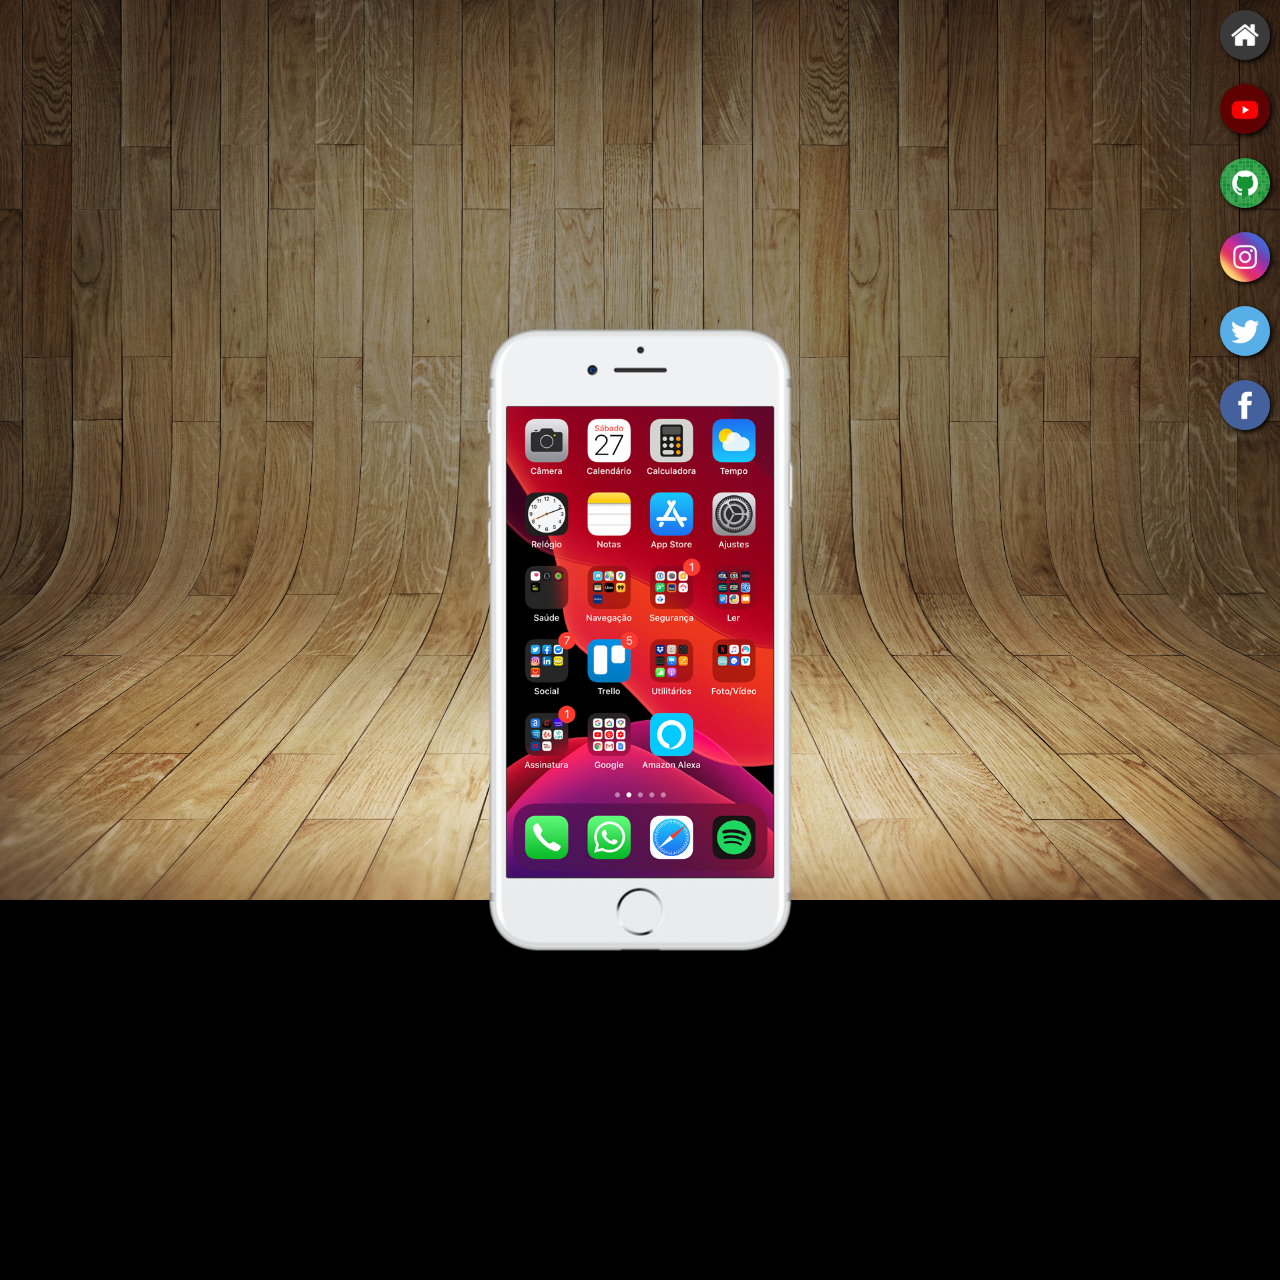
<file: index.html>
<!DOCTYPE html>
<html lang="pt-br">
<head>
    <meta charset="UTF-8">
    <meta name="viewport" content="width=device-width, initial-scale=1.0">
    <link rel="shortcut icon" href="favicon.ico" type="image/x-icon">
    <link rel="stylesheet" href="estilos/style.css">
    <title>Projeto Redes Sociais</title>
</head>
<body>
    <main>
        <section id="telefone">
            <iframe src="home.html" name="tela" id="tela" frameborder="0">
                Seu navegador não é compativel com isso.
            </iframe>

        </section>
        <section id="redes-sociais">
            <a href="home.html" target="tela"><img src="imagens/logo-home.jpg" alt="Home"></a><br> 
            <a href="youtube.html" target="tela"><img src="imagens/logo-youtube.jpg" alt="YouTube"></a><br>                        
            <a href="github.html" target="tela"><img src="imagens/logo-github.jpg" alt="GitHub"></a><br>
            <a href="instagram.html" target="tela"><img src="imagens/logo-instagram.jpg" alt="Instagra"></a><br>
            <a href="twitter.html" target="tela"><img src="imagens/logo-twitter.jpg" alt="Twitter"></a><br>
            <a href="facebook.html" target="tela"><img src="imagens/logo-facebook.jpg" alt="Facebook"></a>
        </section>
        
    </main>
</body>
</html>
</file>
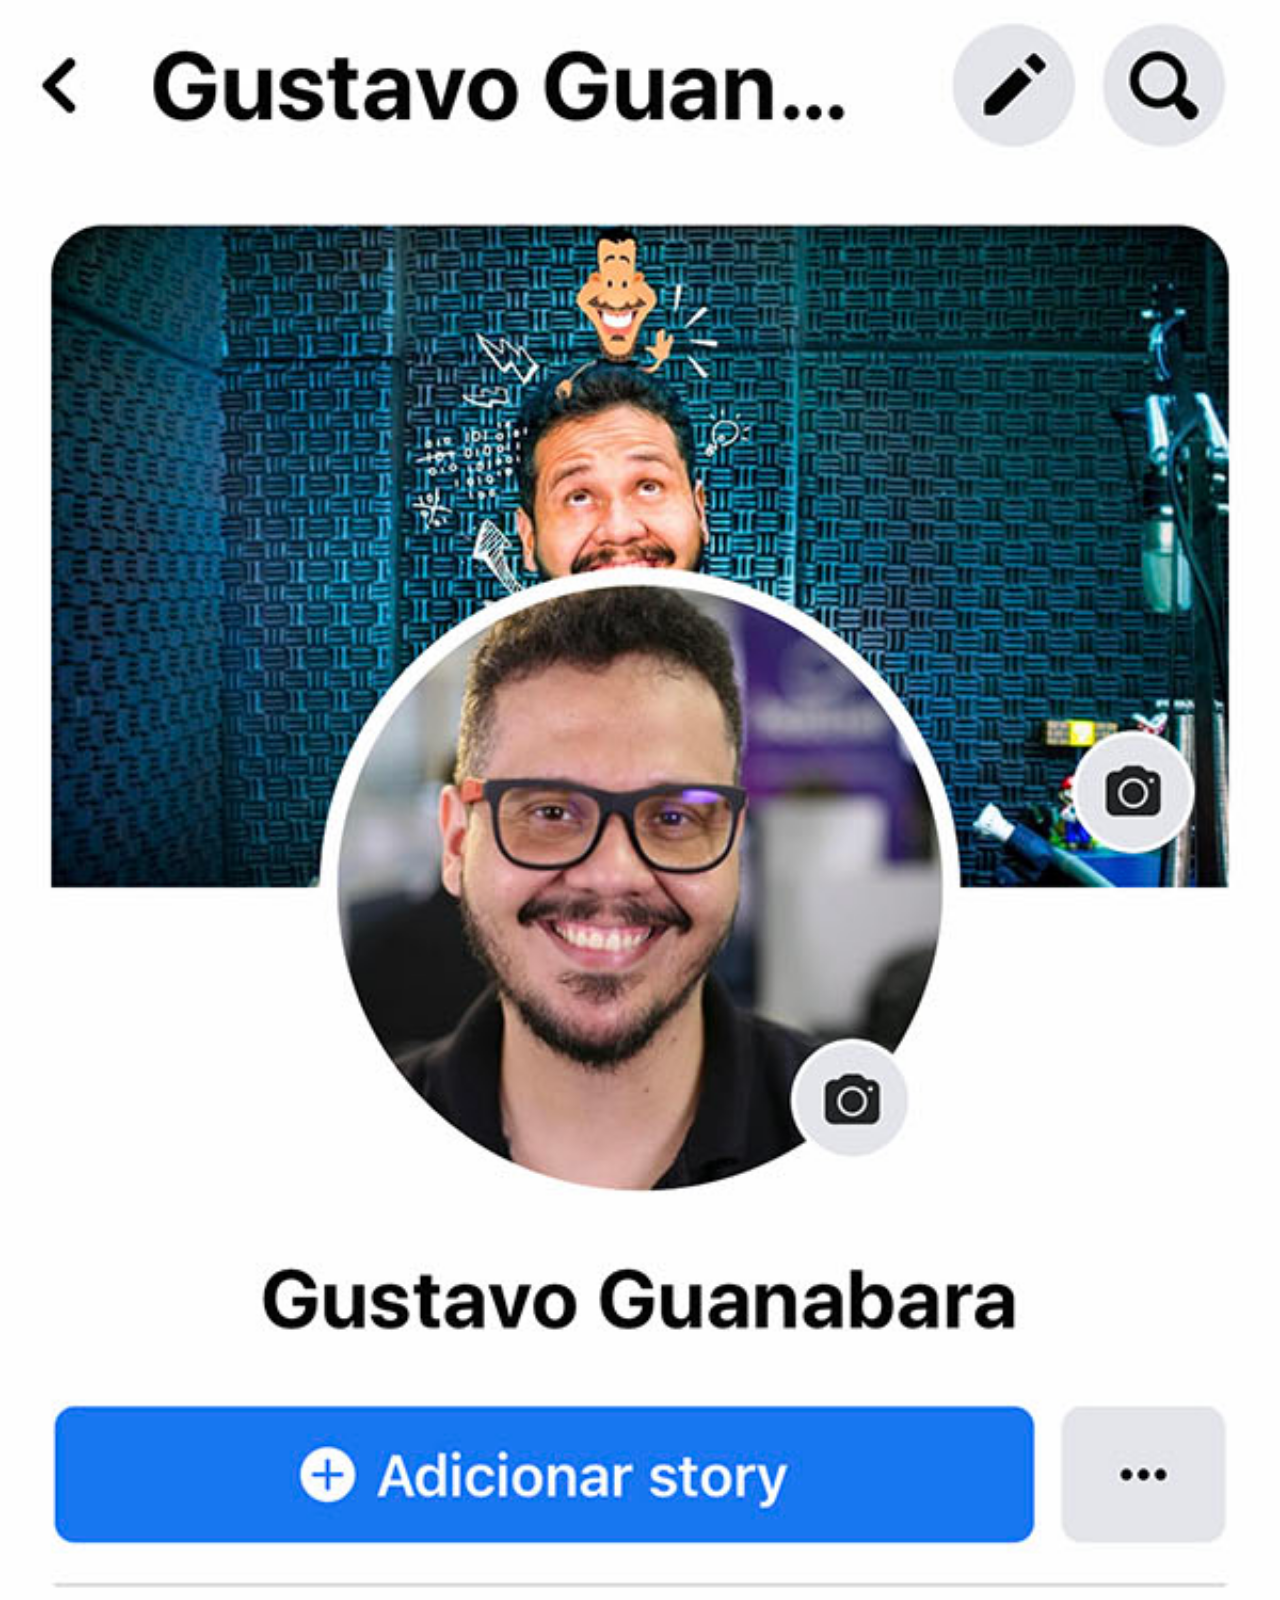
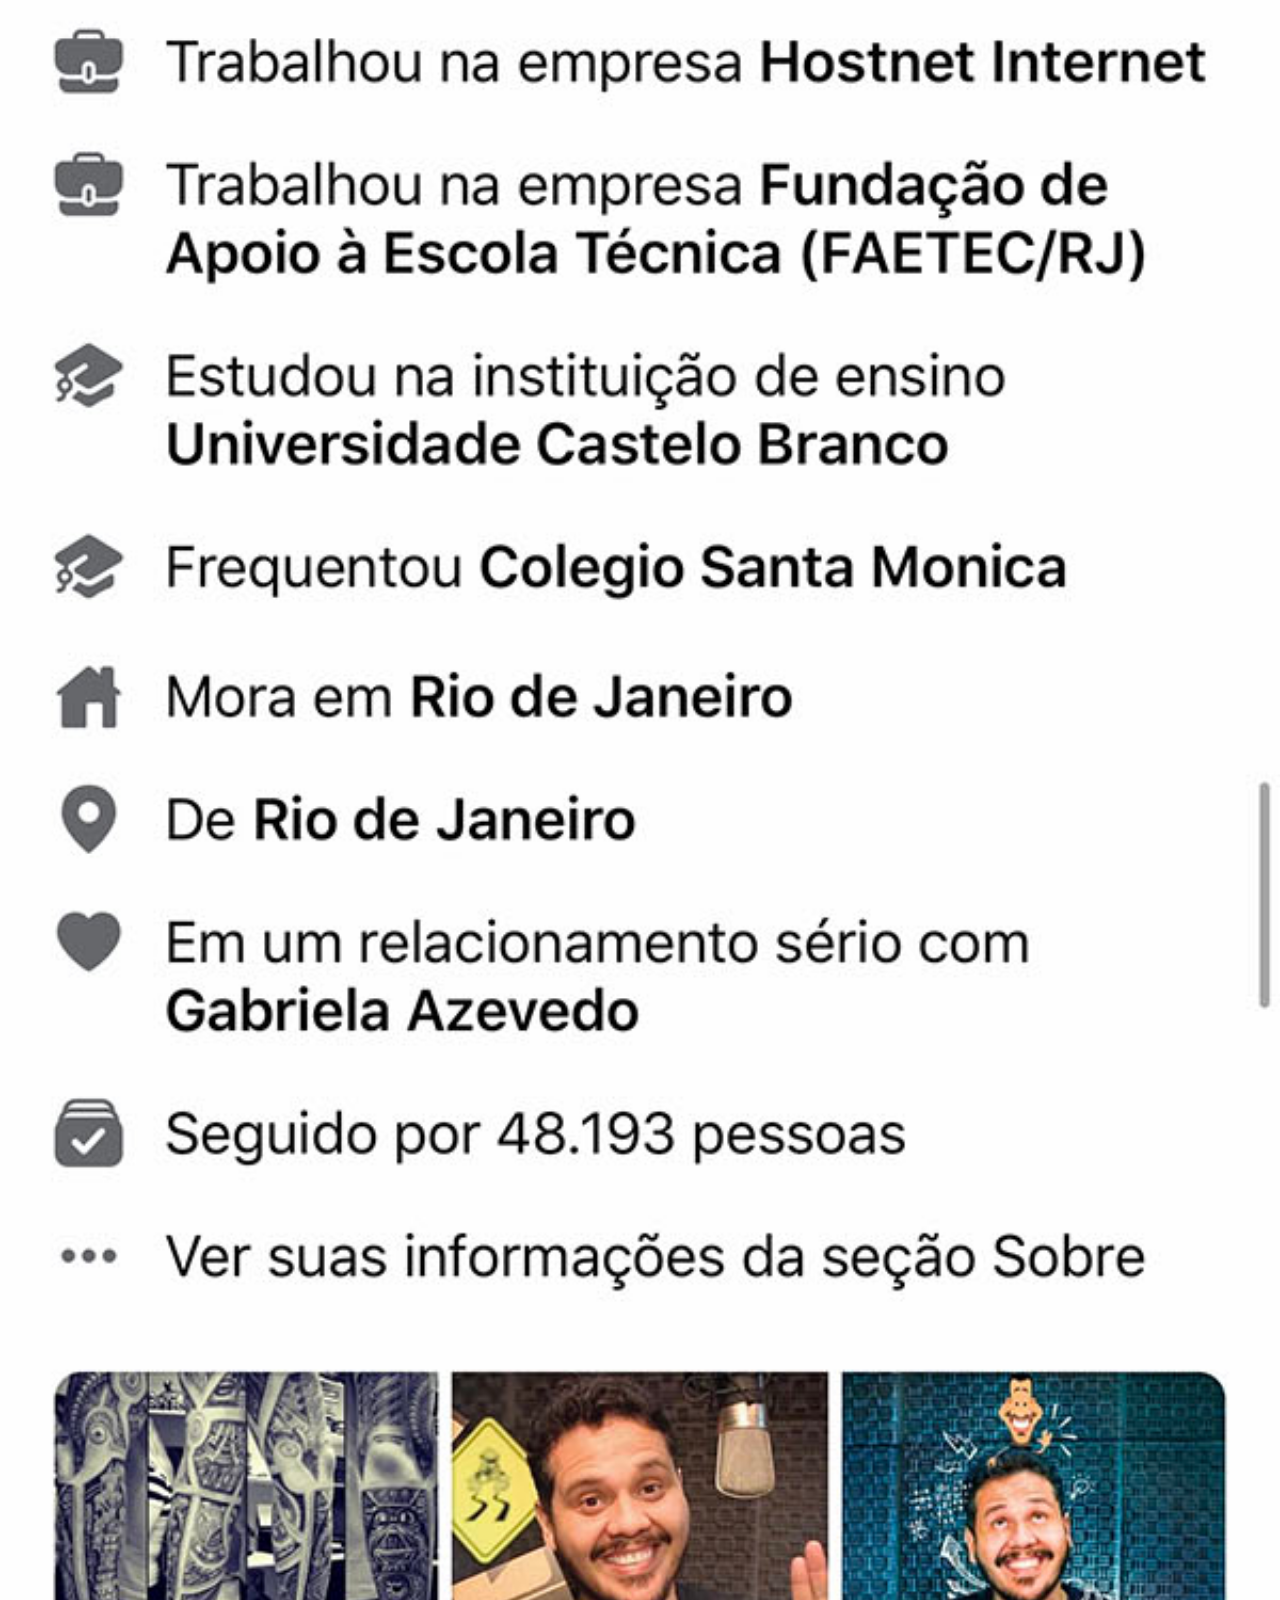
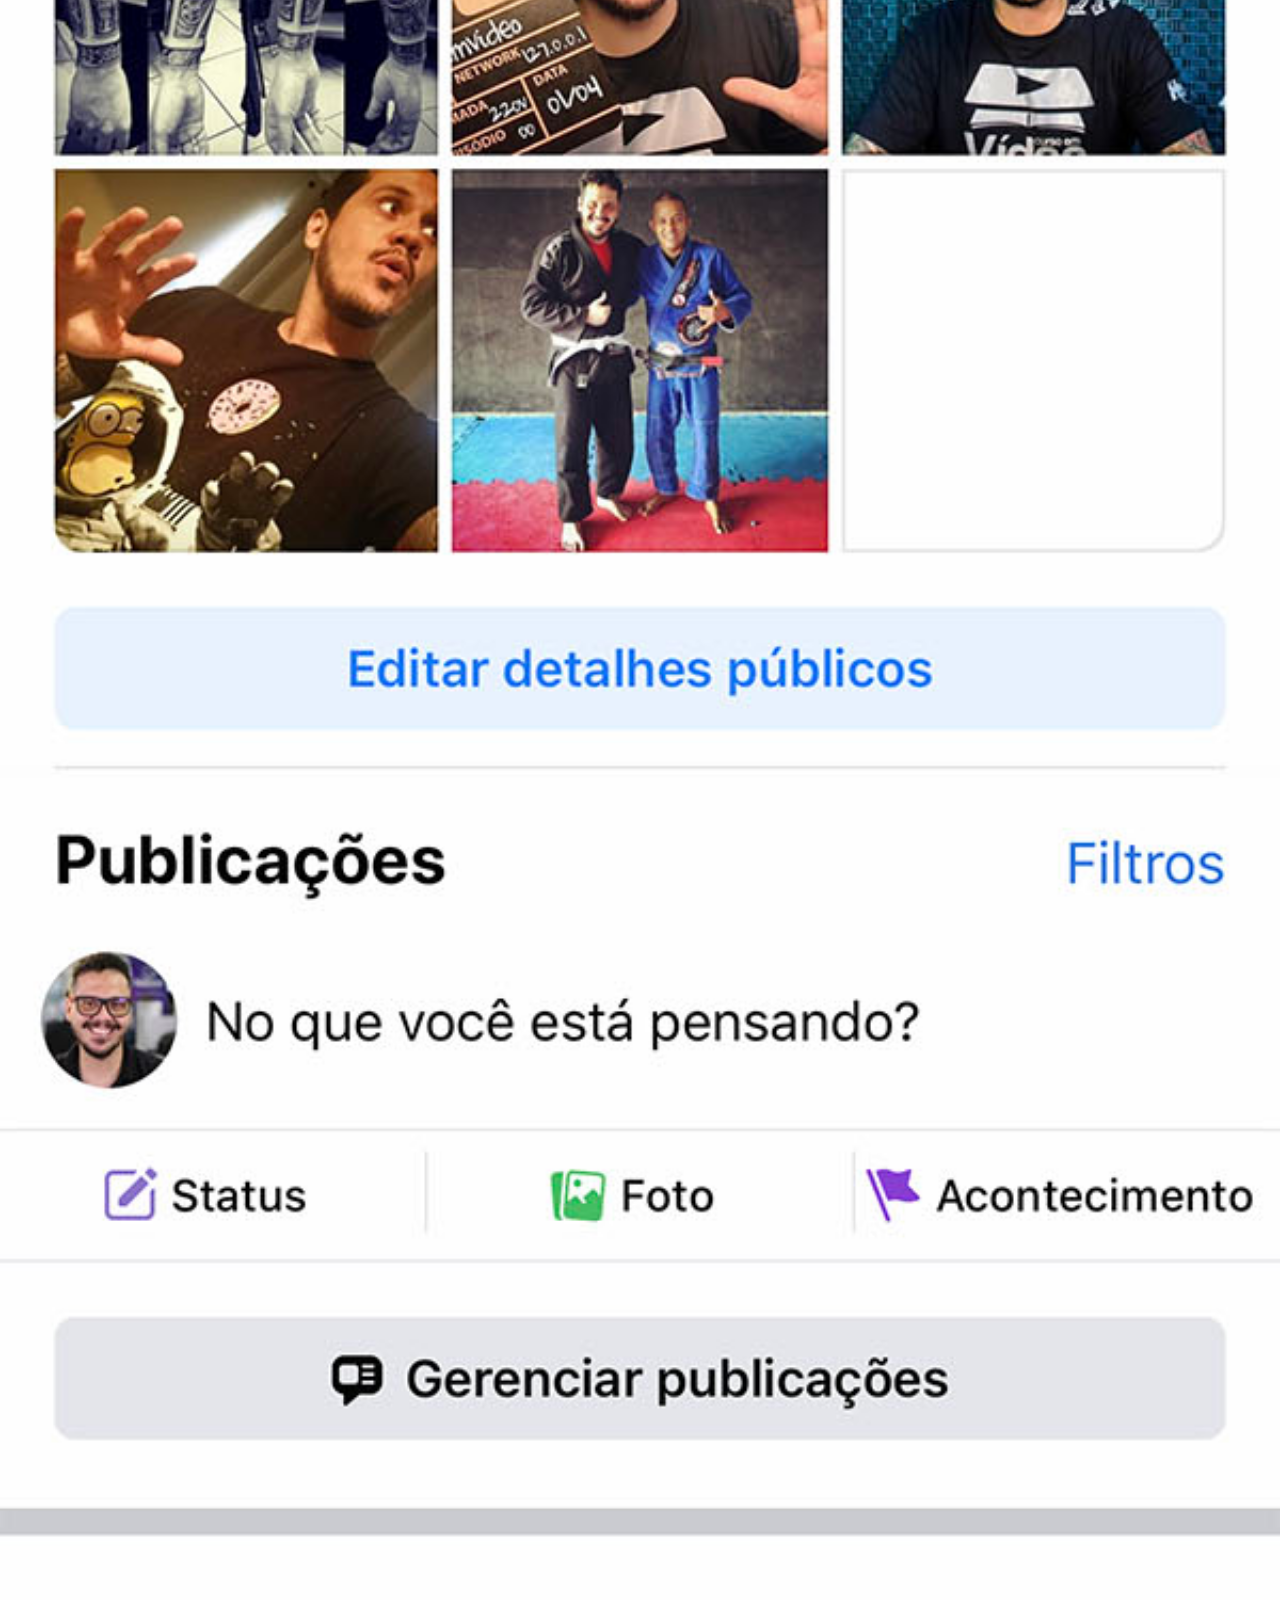
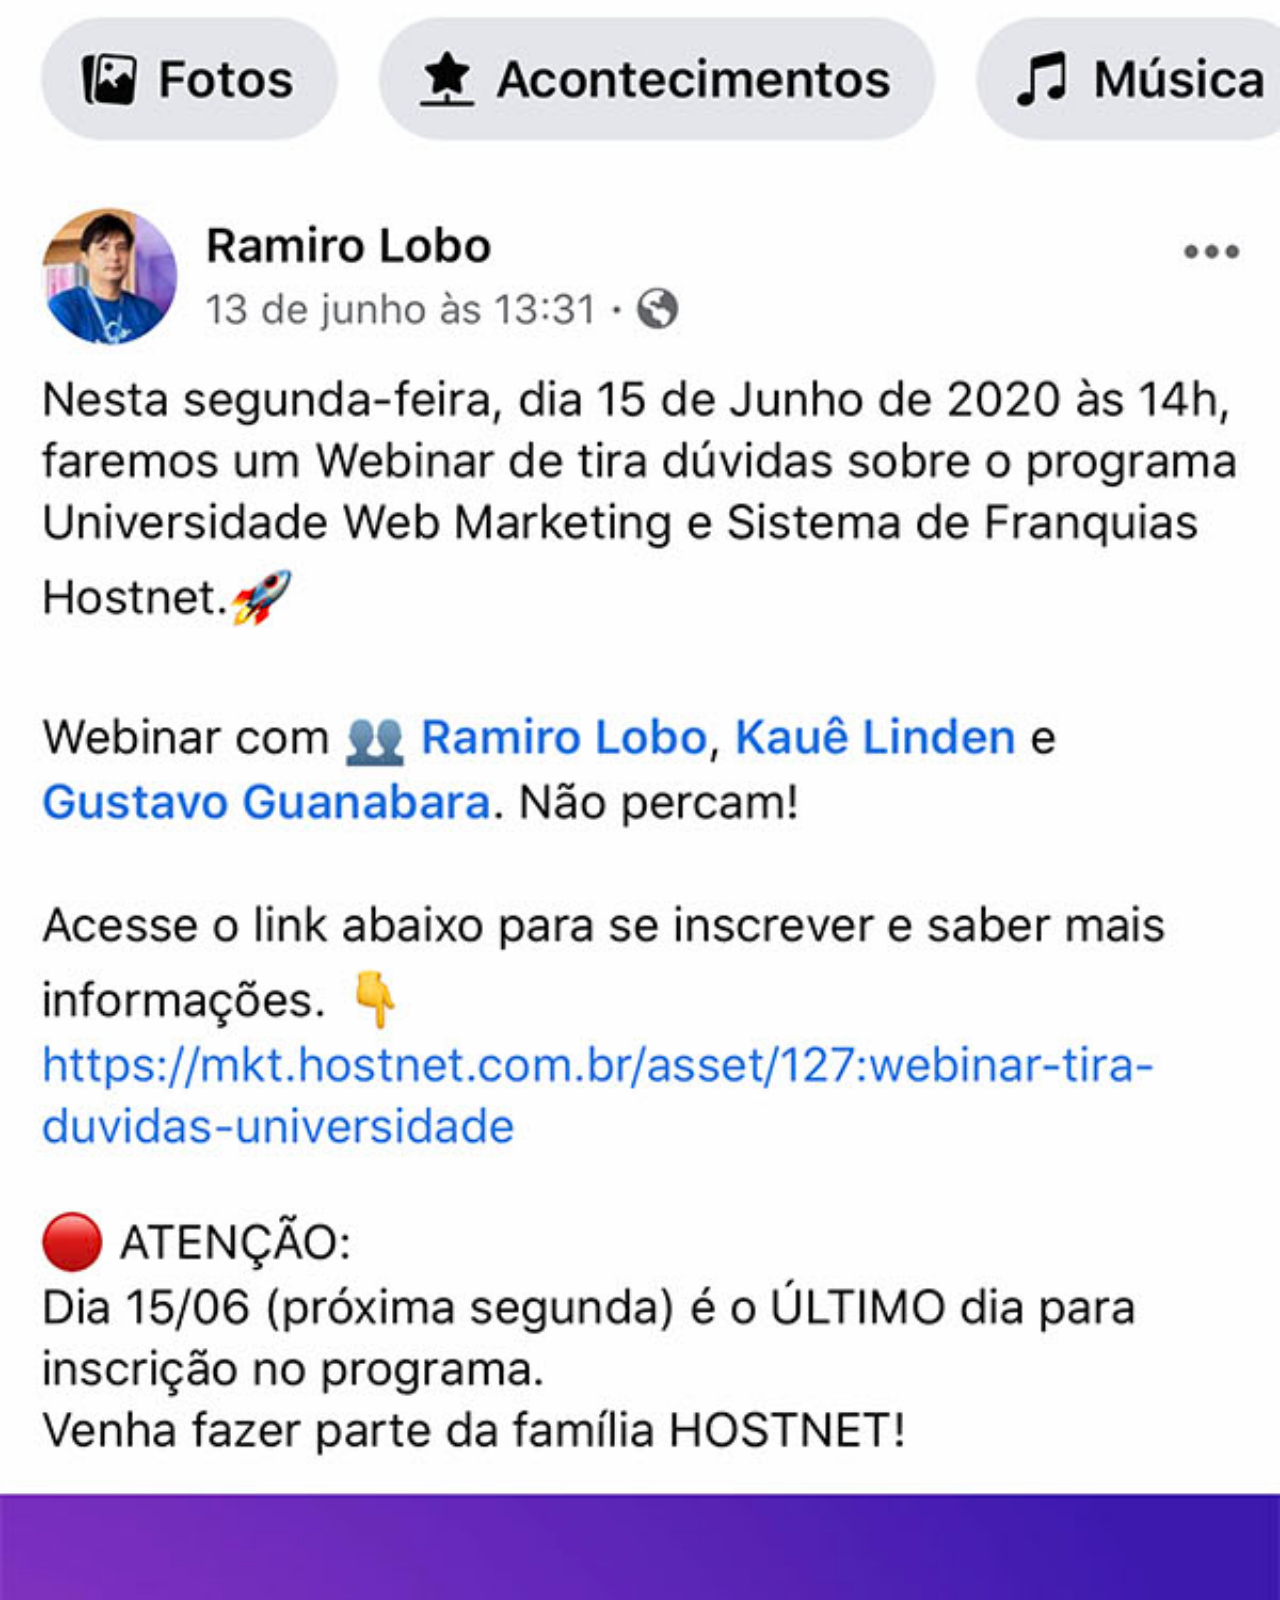
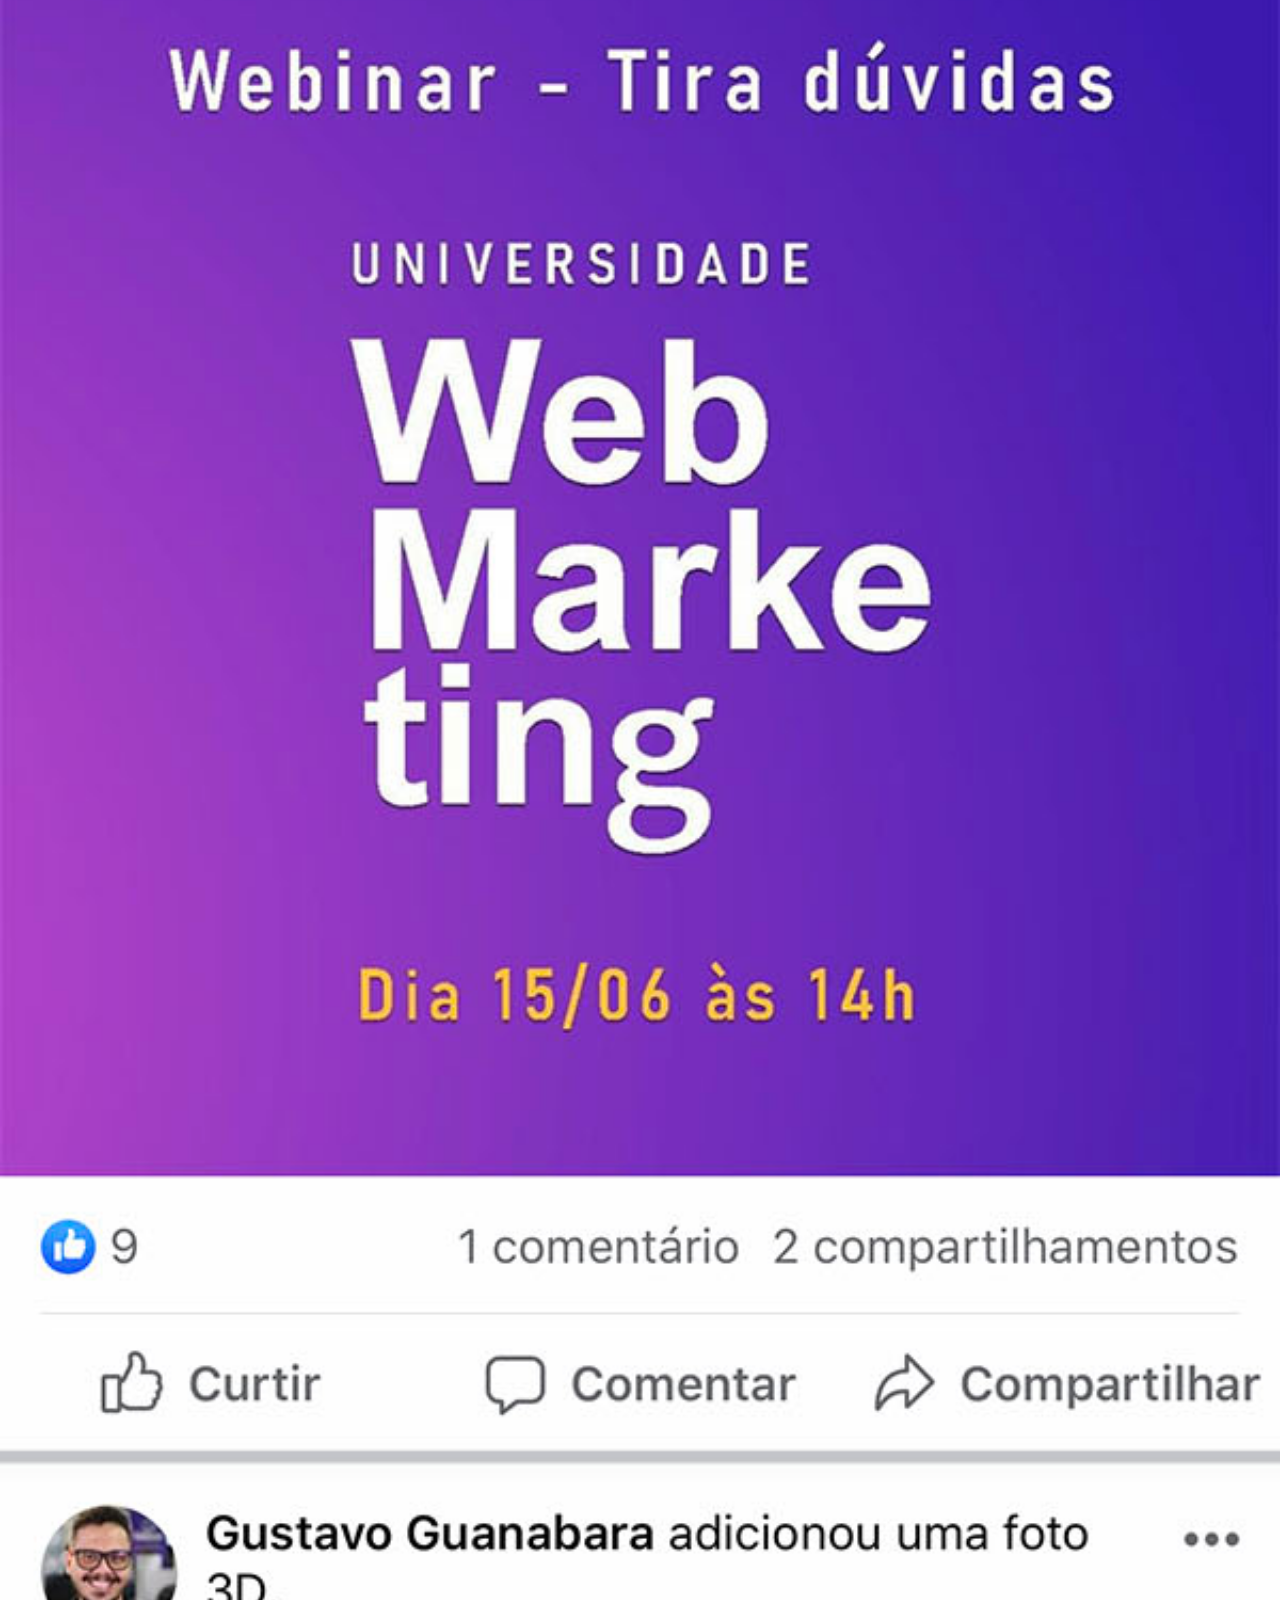
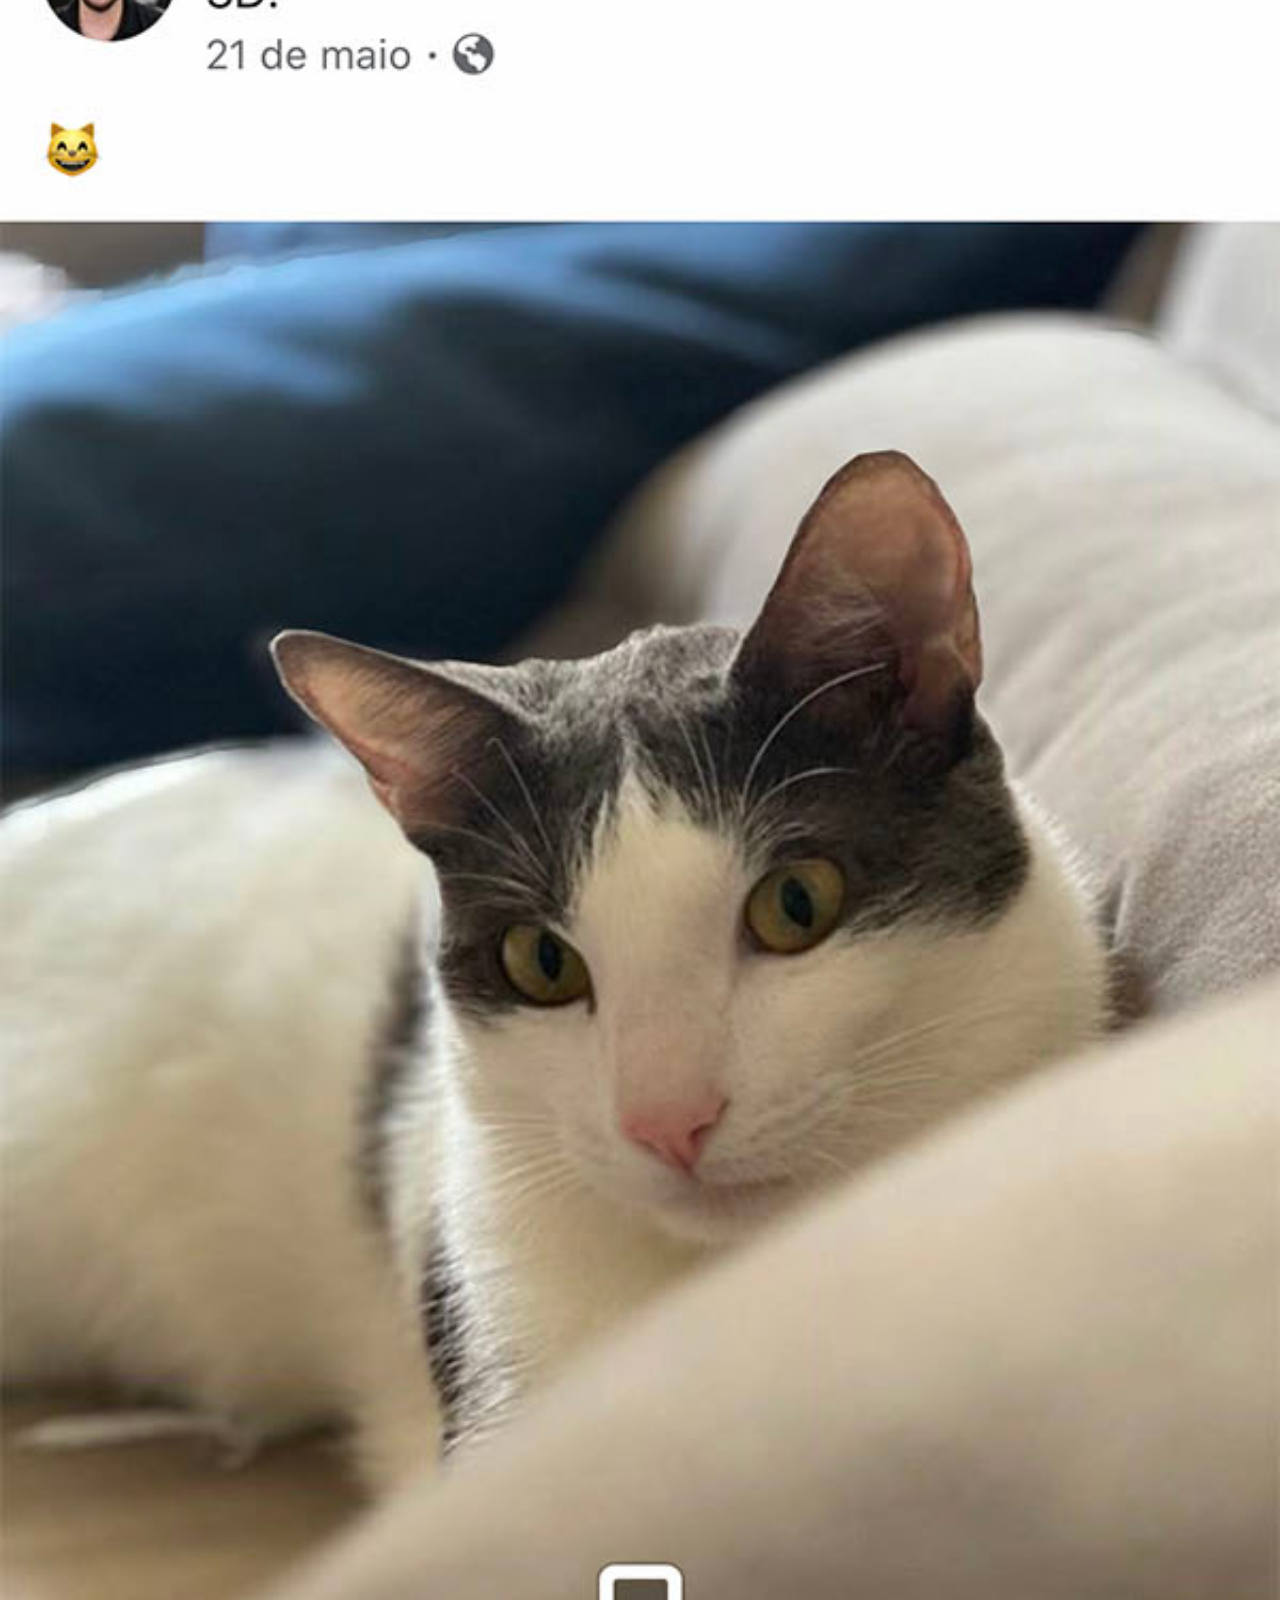
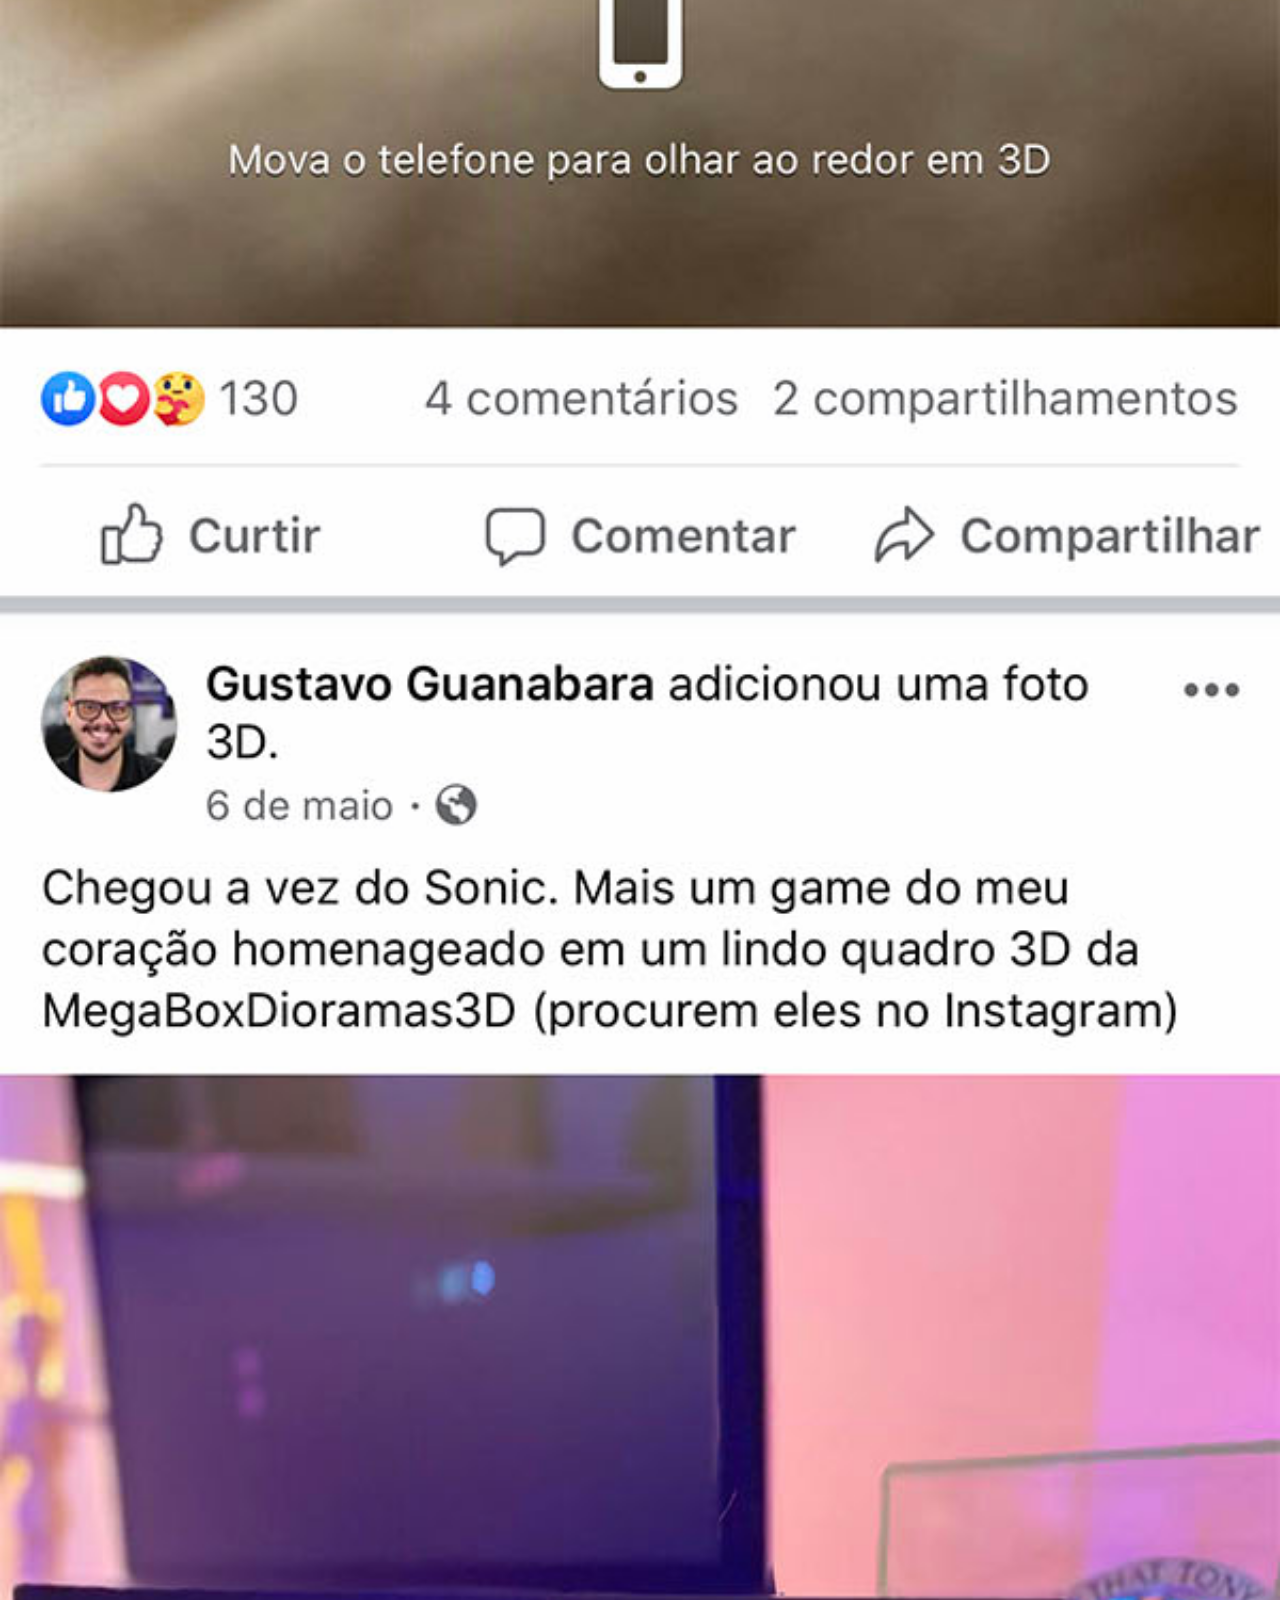
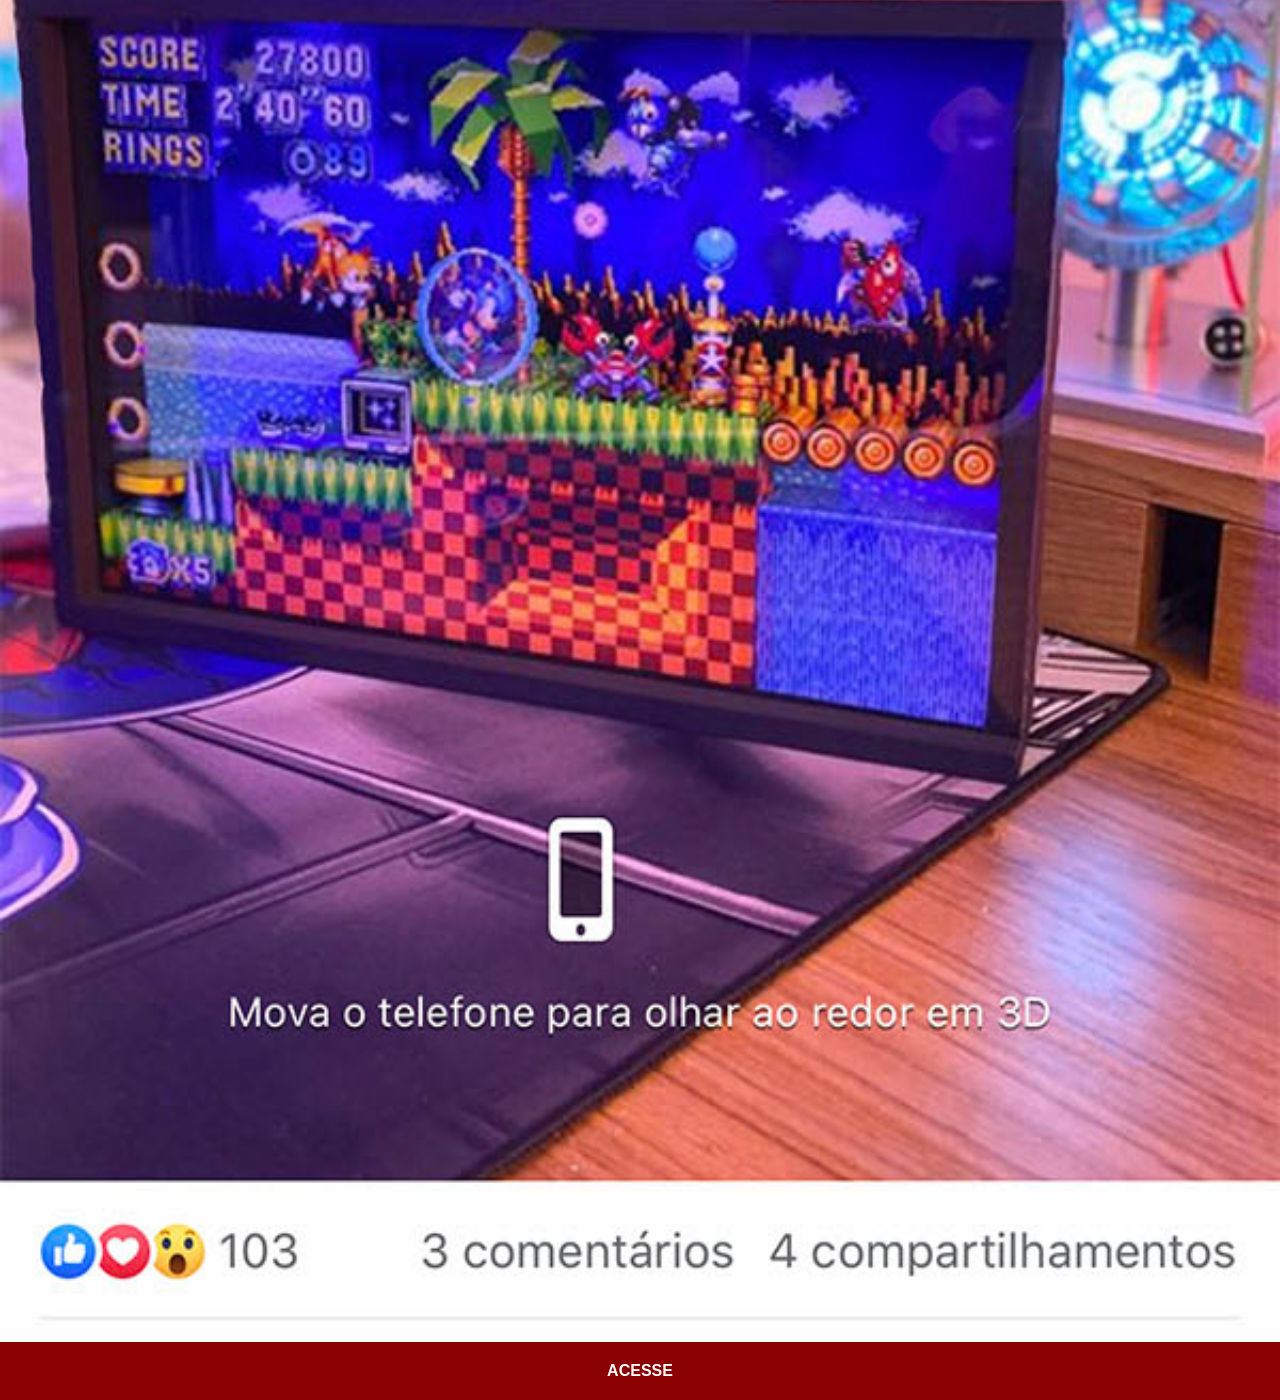
<file: facebook.html>
<!DOCTYPE html>
<html lang="pt-br">
<head>
    <meta charset="UTF-8">
    <meta name="viewport" content="width=device-width, initial-scale=1.0">
    <title>Facebook</title>
    <link rel="stylesheet" href="estilos/social.css">
</head>
<body>
    <img src="imagens/tela-facebook.jpg" alt="Facebook">
    <a href="https://www.facebook.com/gustavoguanabara/?locale=pt_BR">ACESSE</a>
</body>
</html>
</file>
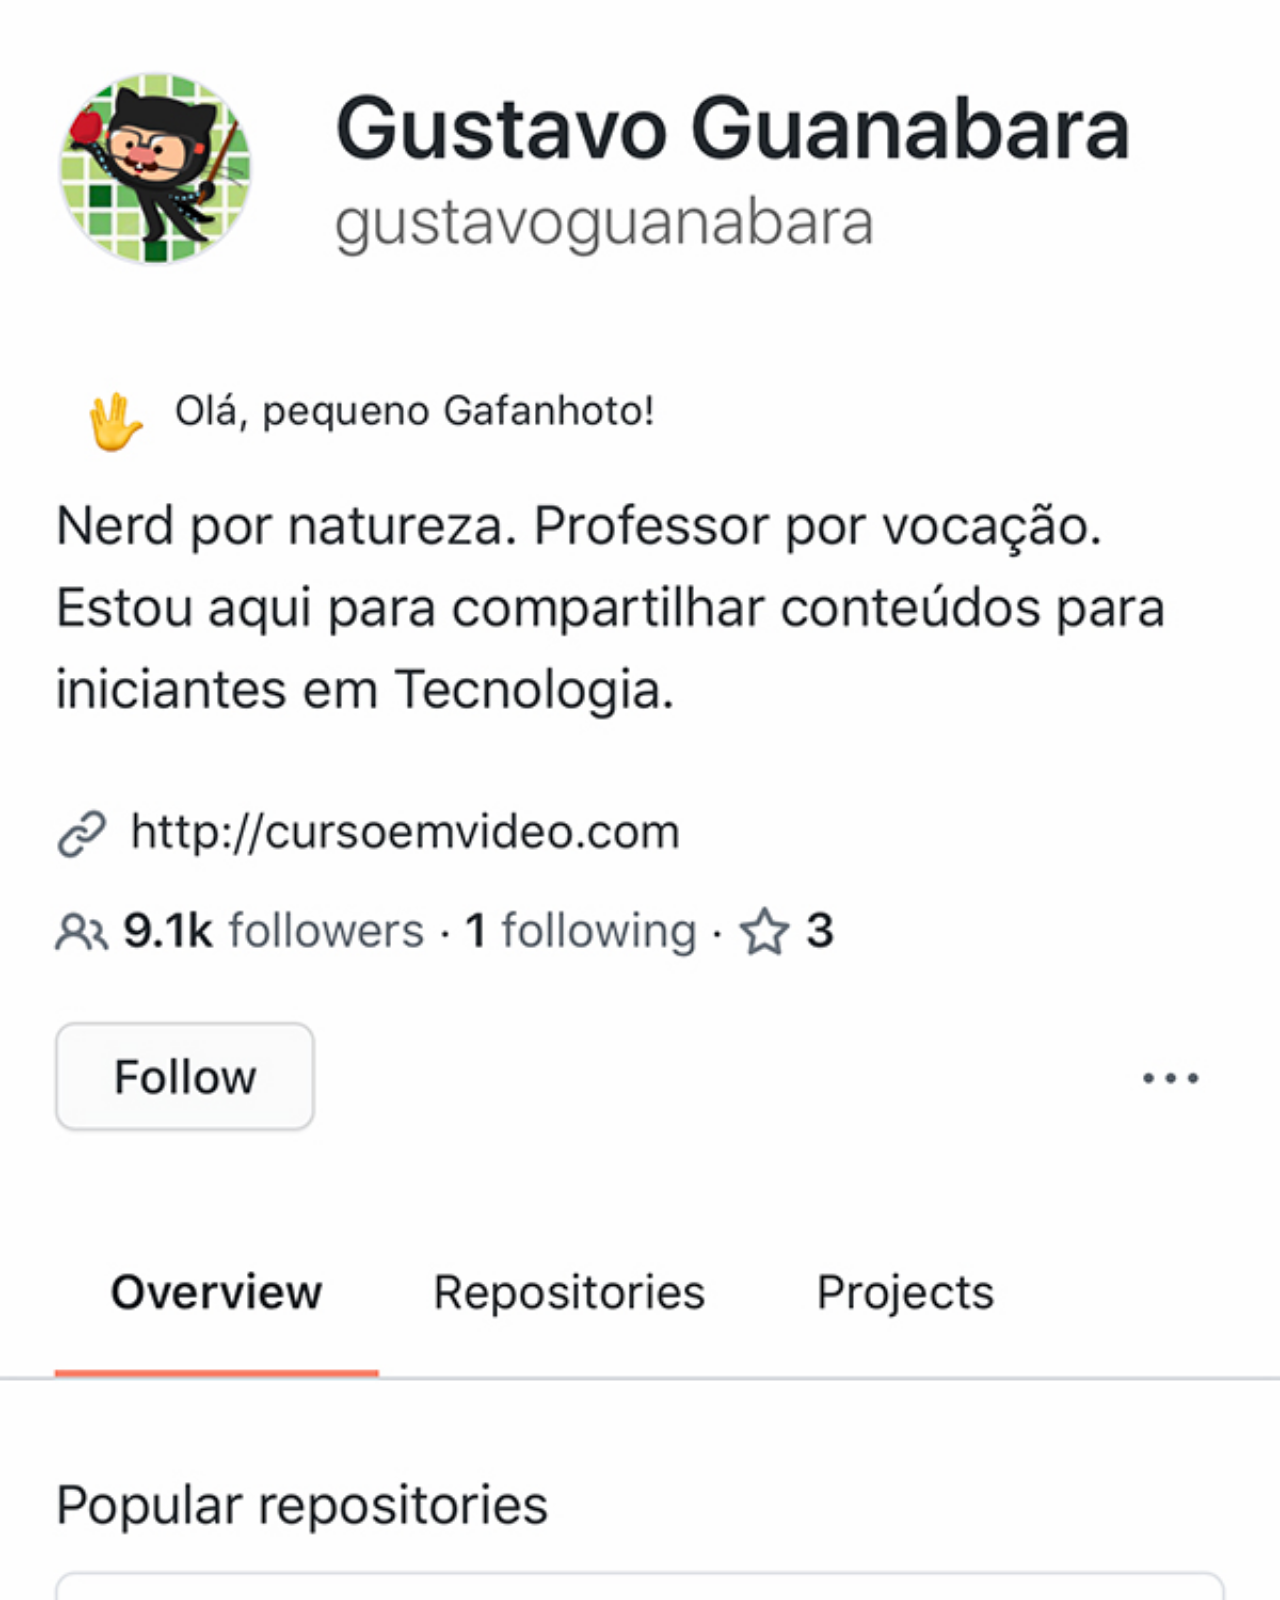
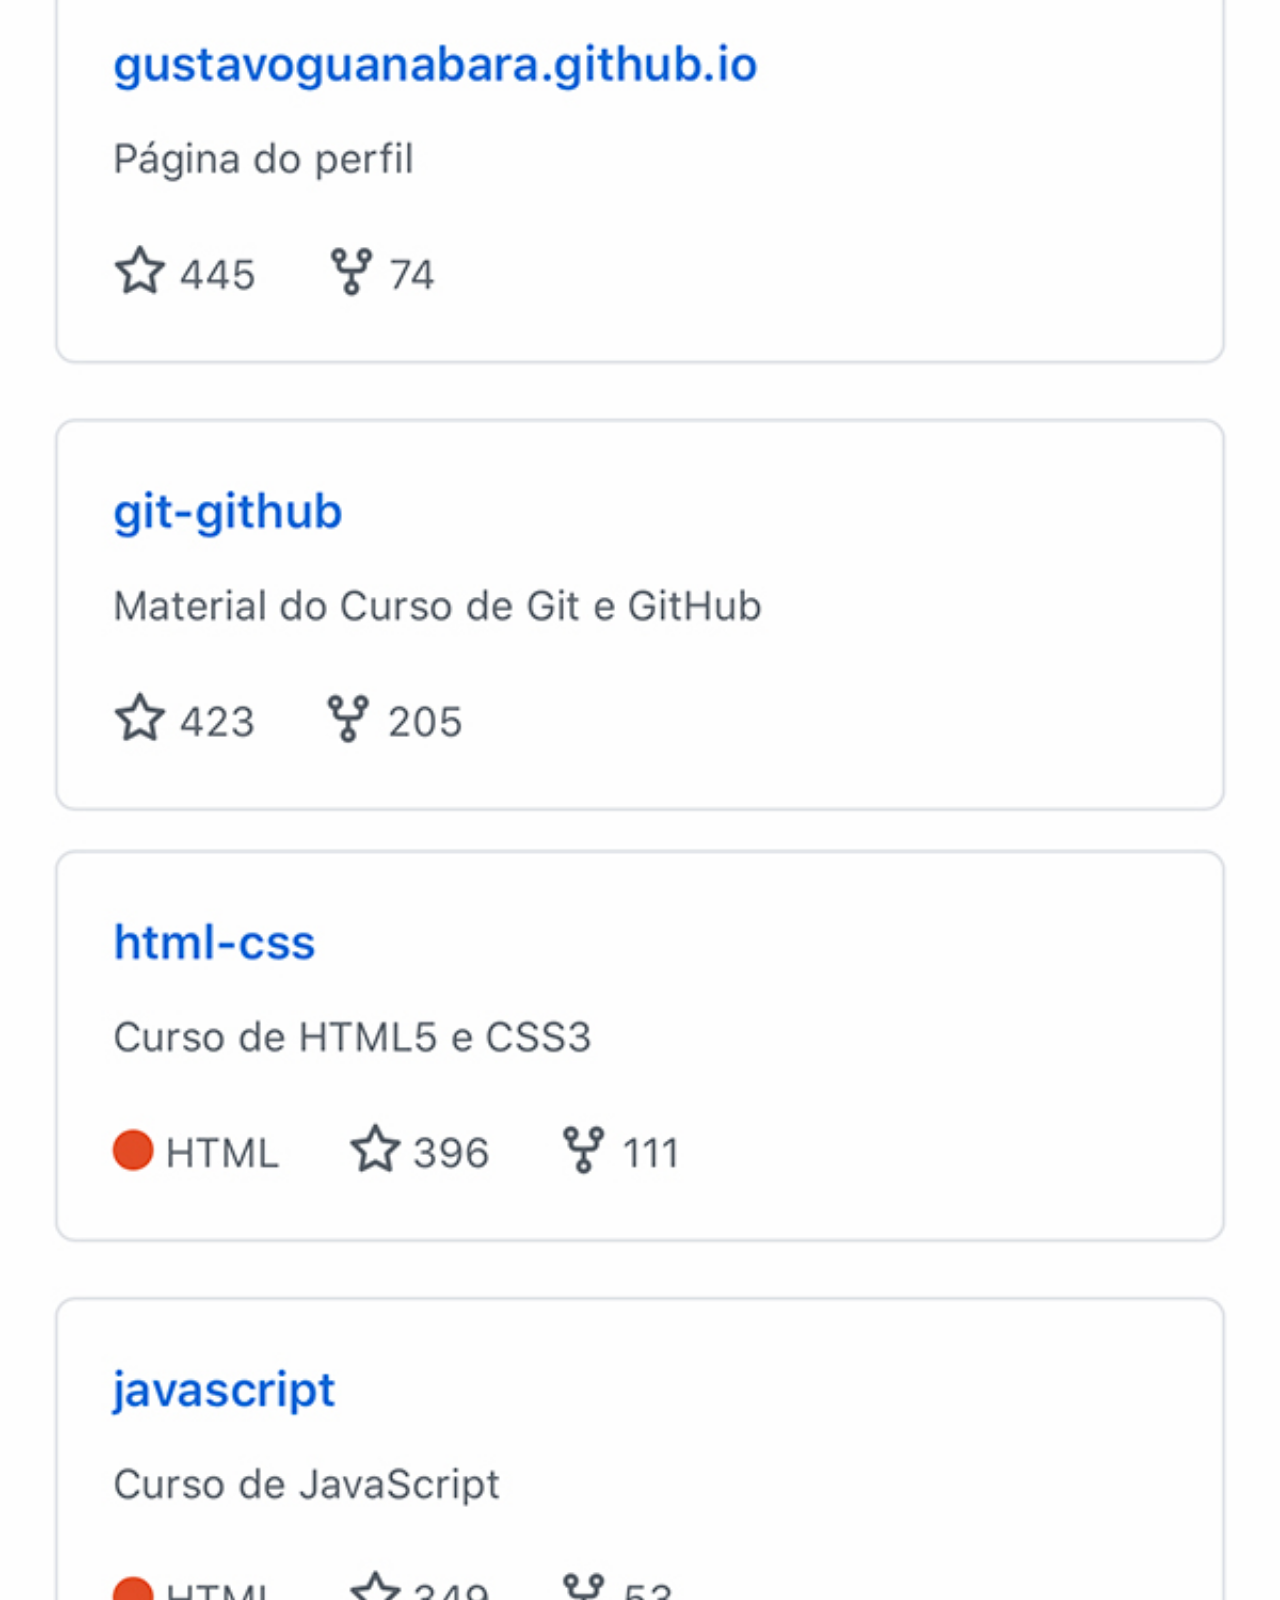
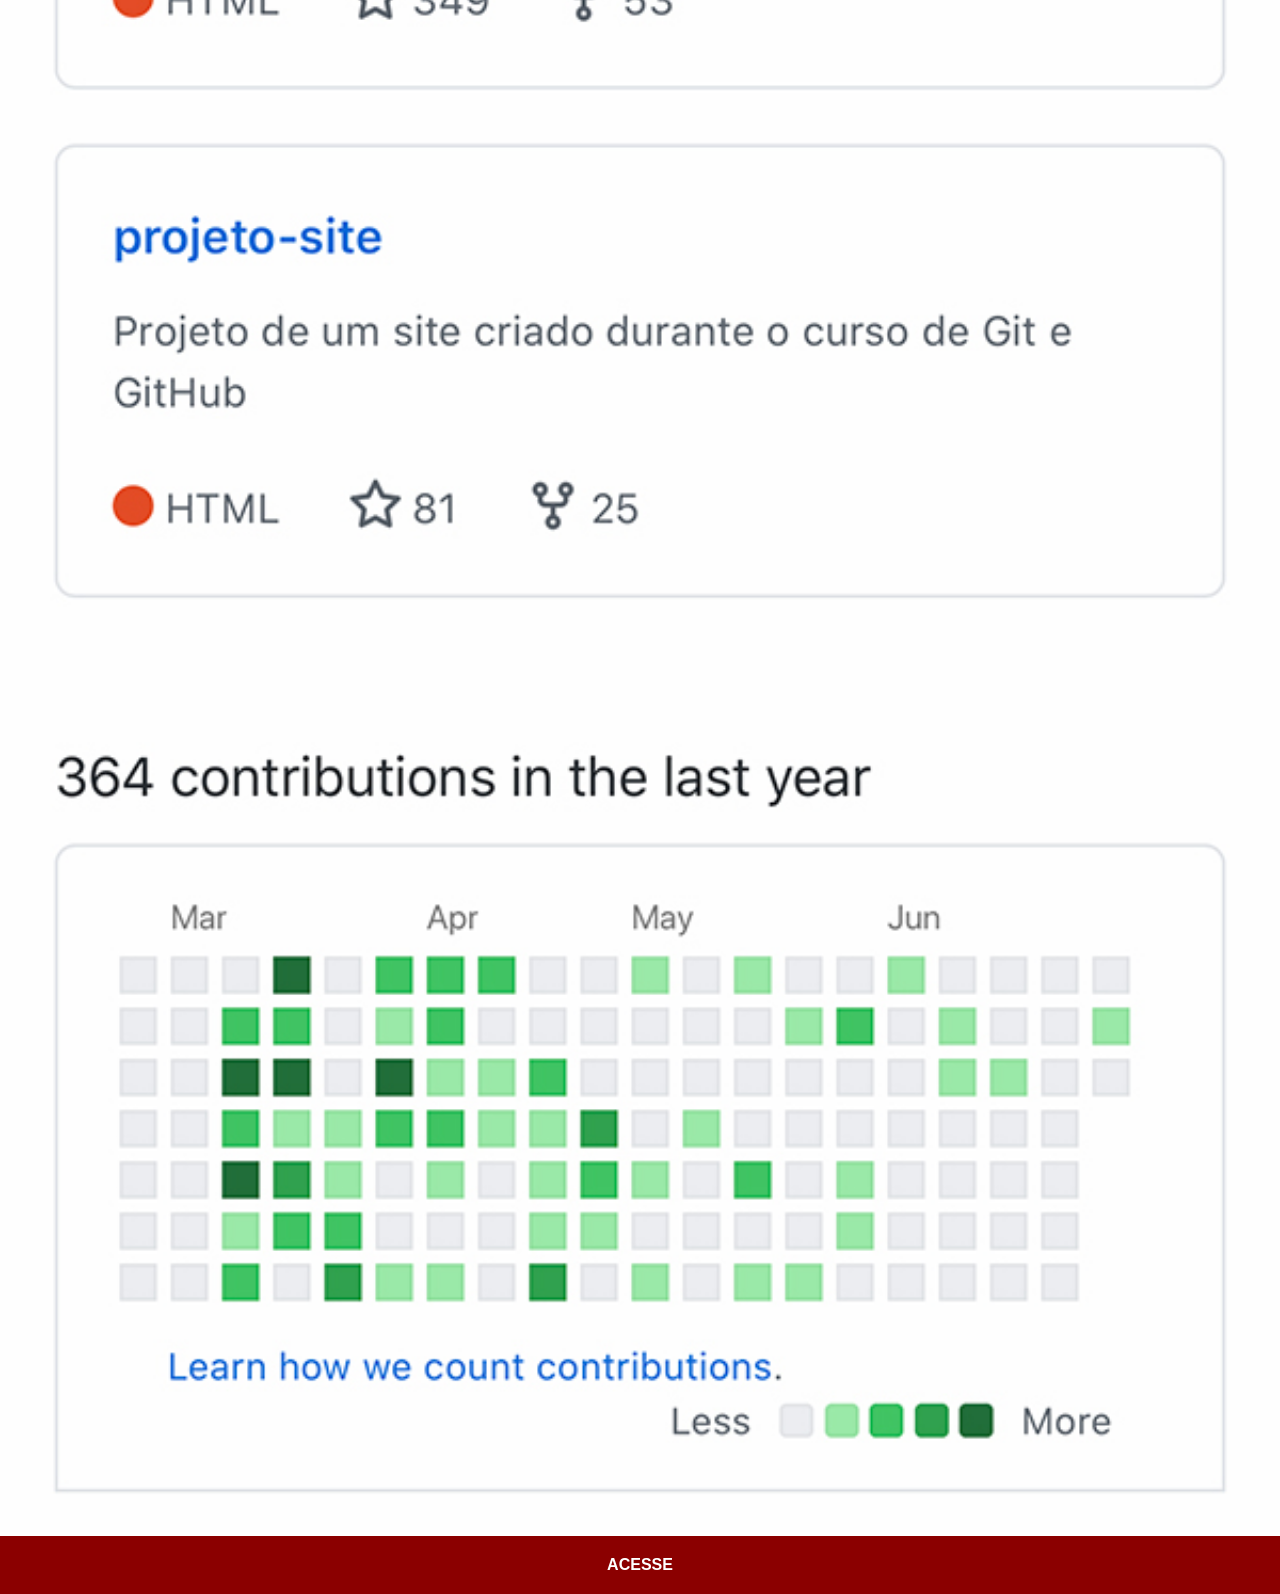
<file: github.html>
<!DOCTYPE html>
<html lang="pt-br">
<head>
    <meta charset="UTF-8">
    <meta name="viewport" content="width=device-width, initial-scale=1.0">
    <title>GitHub</title>
    <link rel="stylesheet" href="estilos/social.css">
</head>
<body>
    <img src="imagens/tela-github.jpg" alt="GitHub">
    <a href="https://github.com/gustavoguanabara">ACESSE</a>
</body>
</html>
</file>
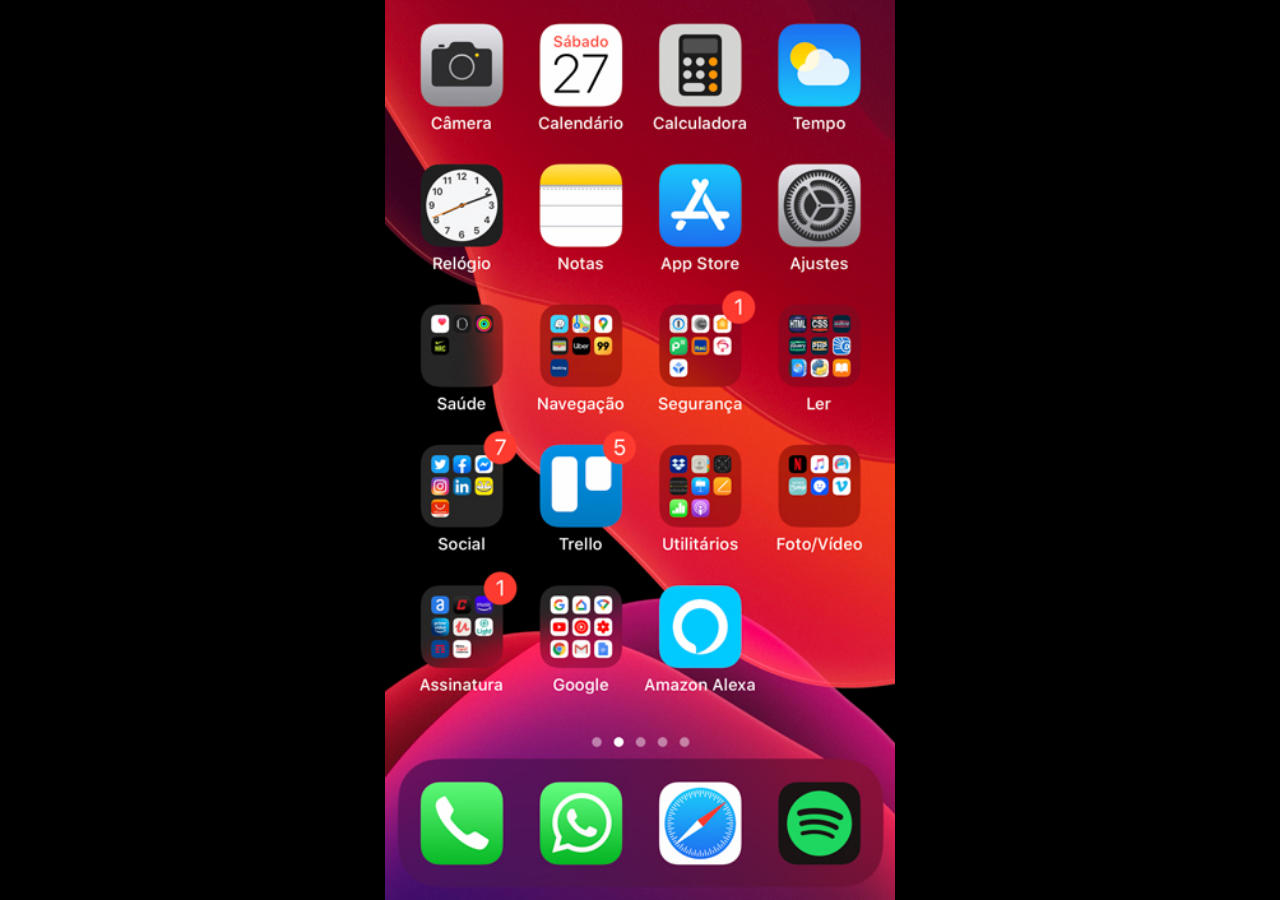
<file: home.html>
<!DOCTYPE html>
<html lang="pt-br">
<head>
    <meta charset="UTF-8">
    <meta name="viewport" content="width=device-width, initial-scale=1.0">
    <title>Home</title>
</head>
<style>
    *{
        margin: 0px;
        padding: 0px;
    }

    body{
        width: 100vw;
        height: 100vh;
        background: black url('imagens/tela-home.jpg') no-repeat top center;
        background-size: contain;
    }
</style>
<body>
    
</body>
</html>
</file>
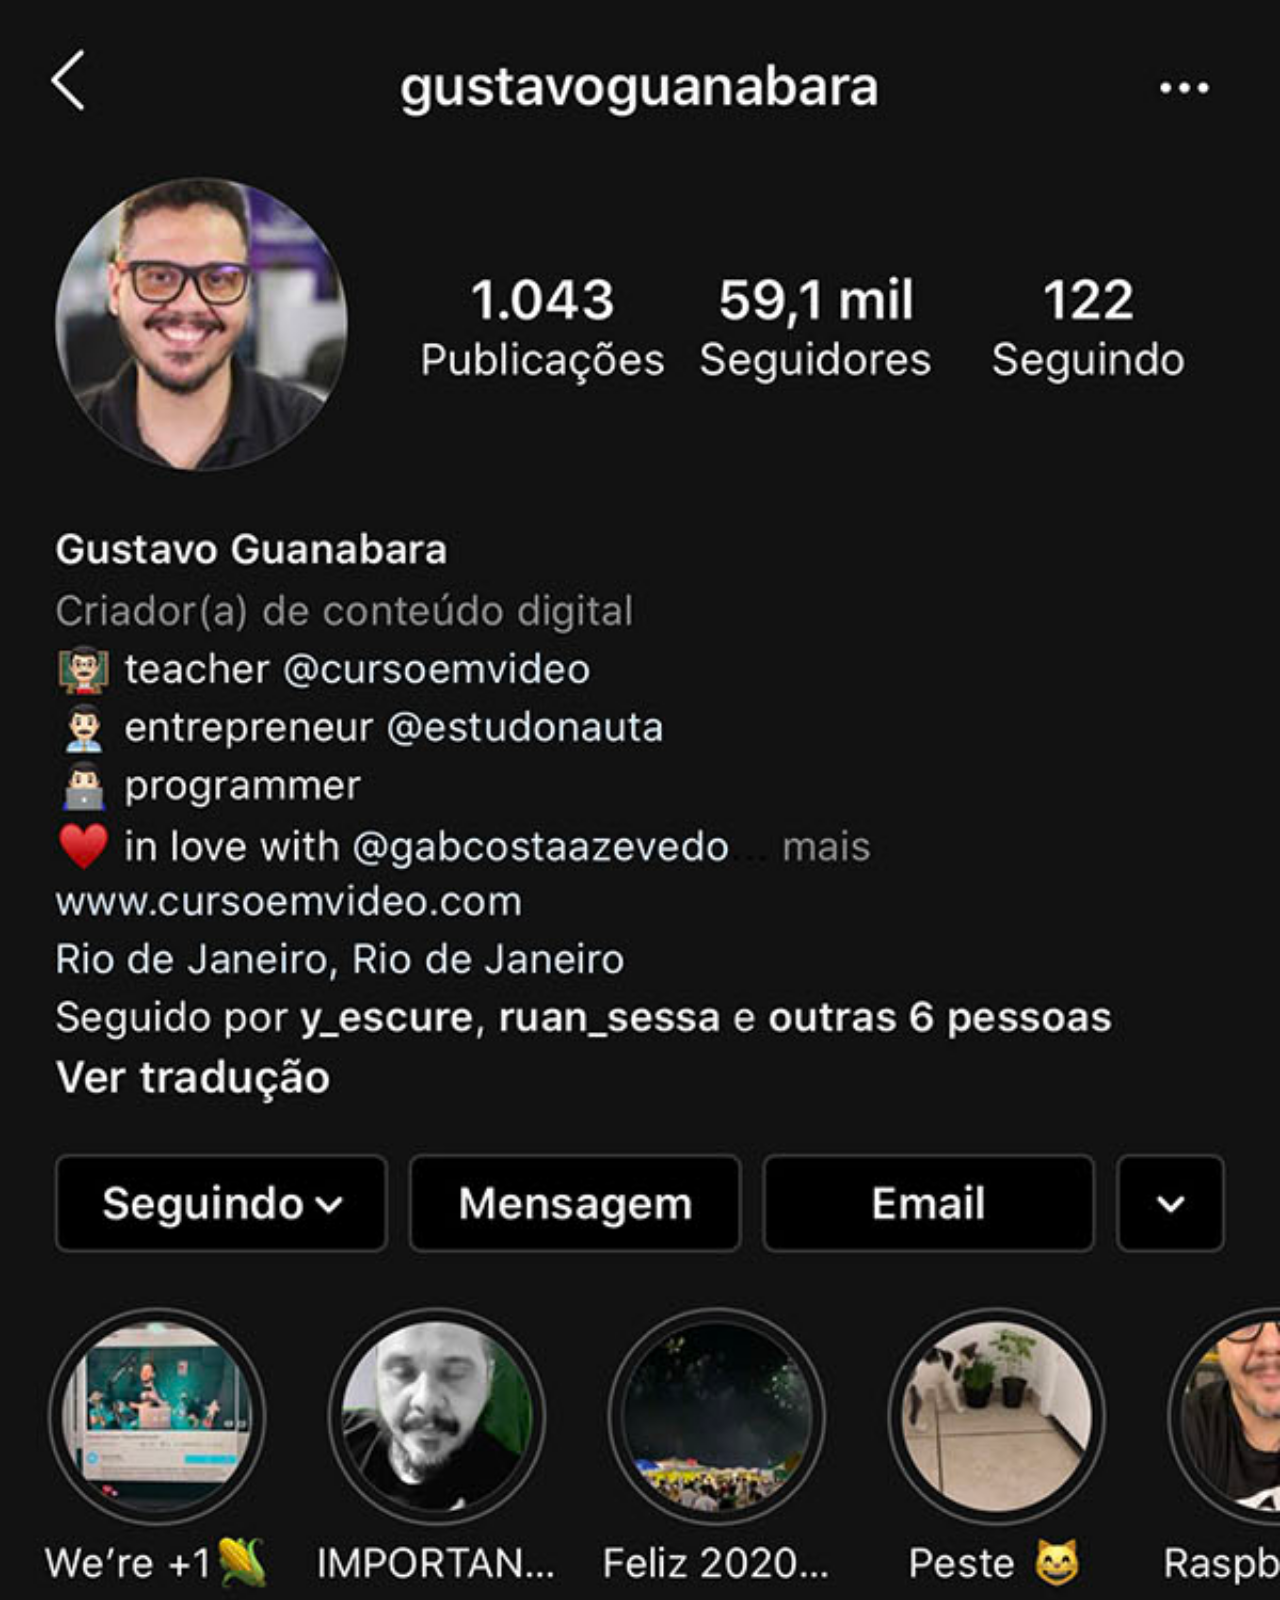
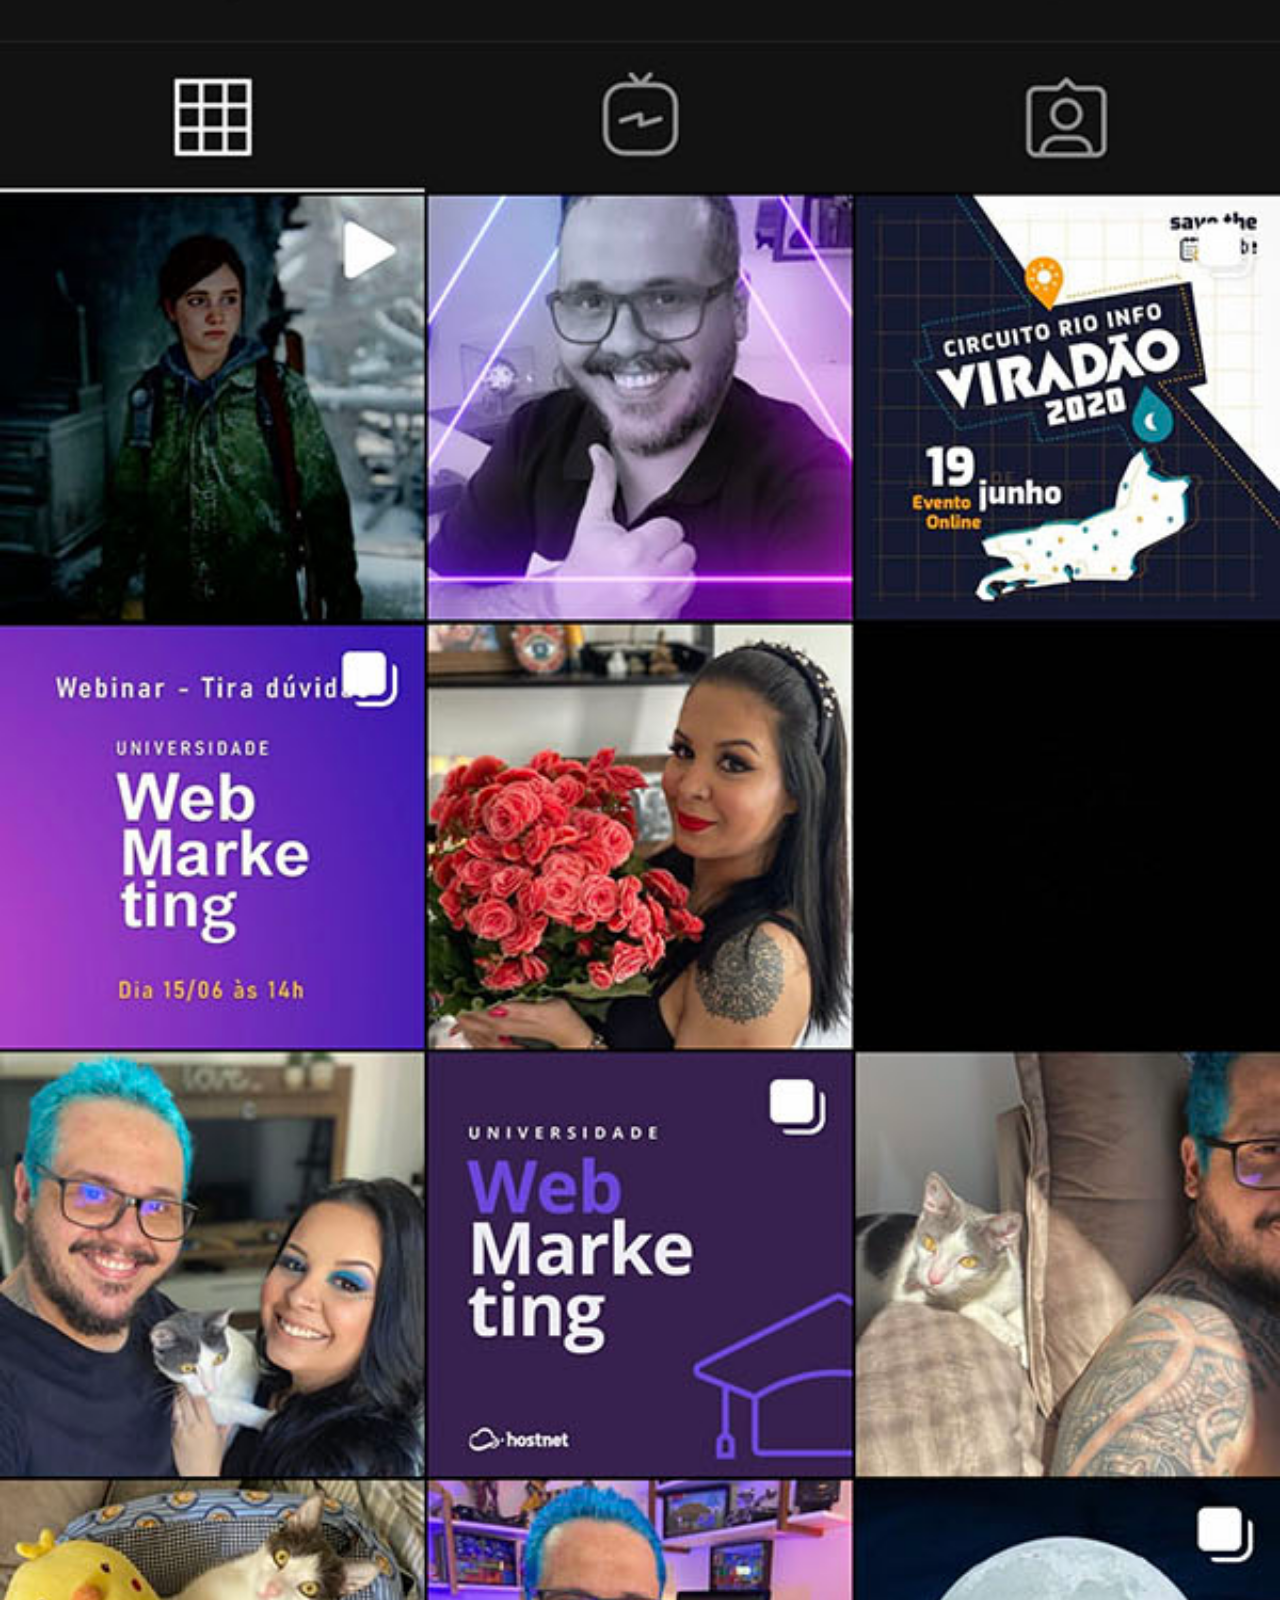
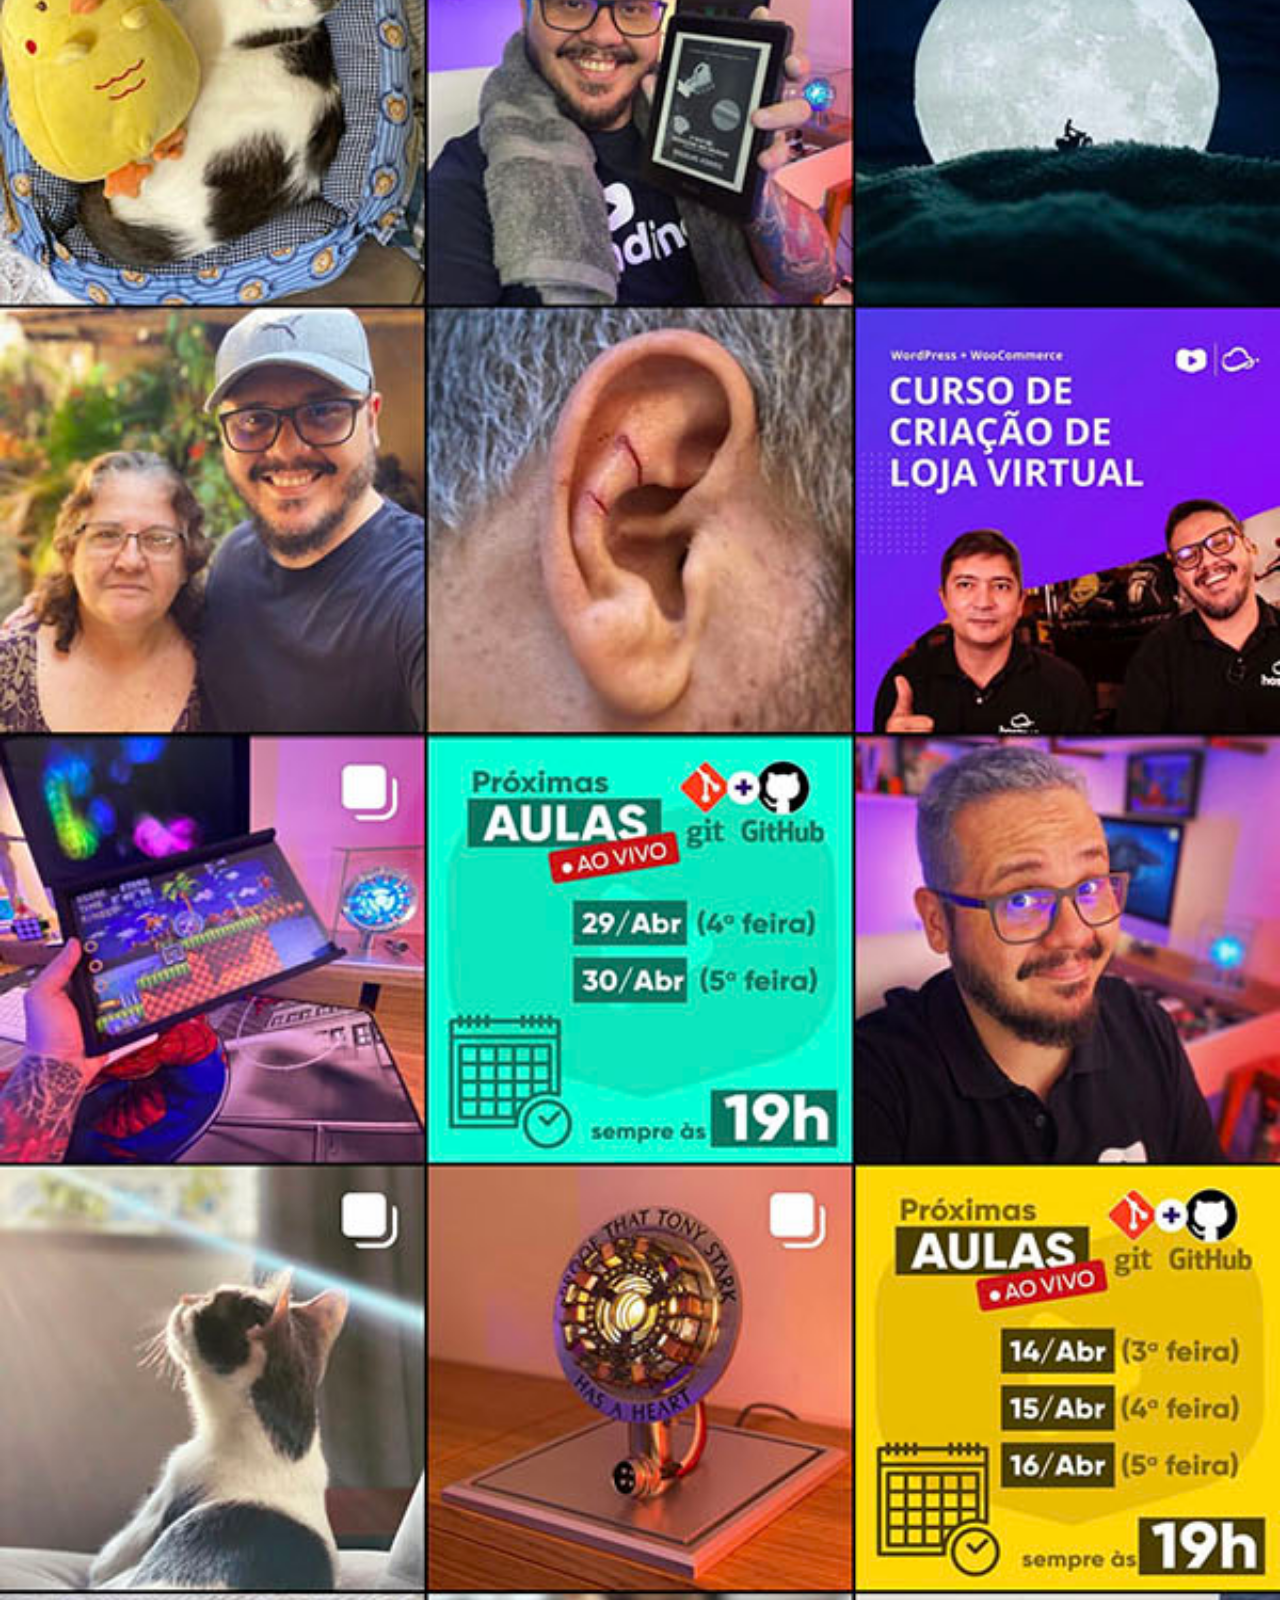
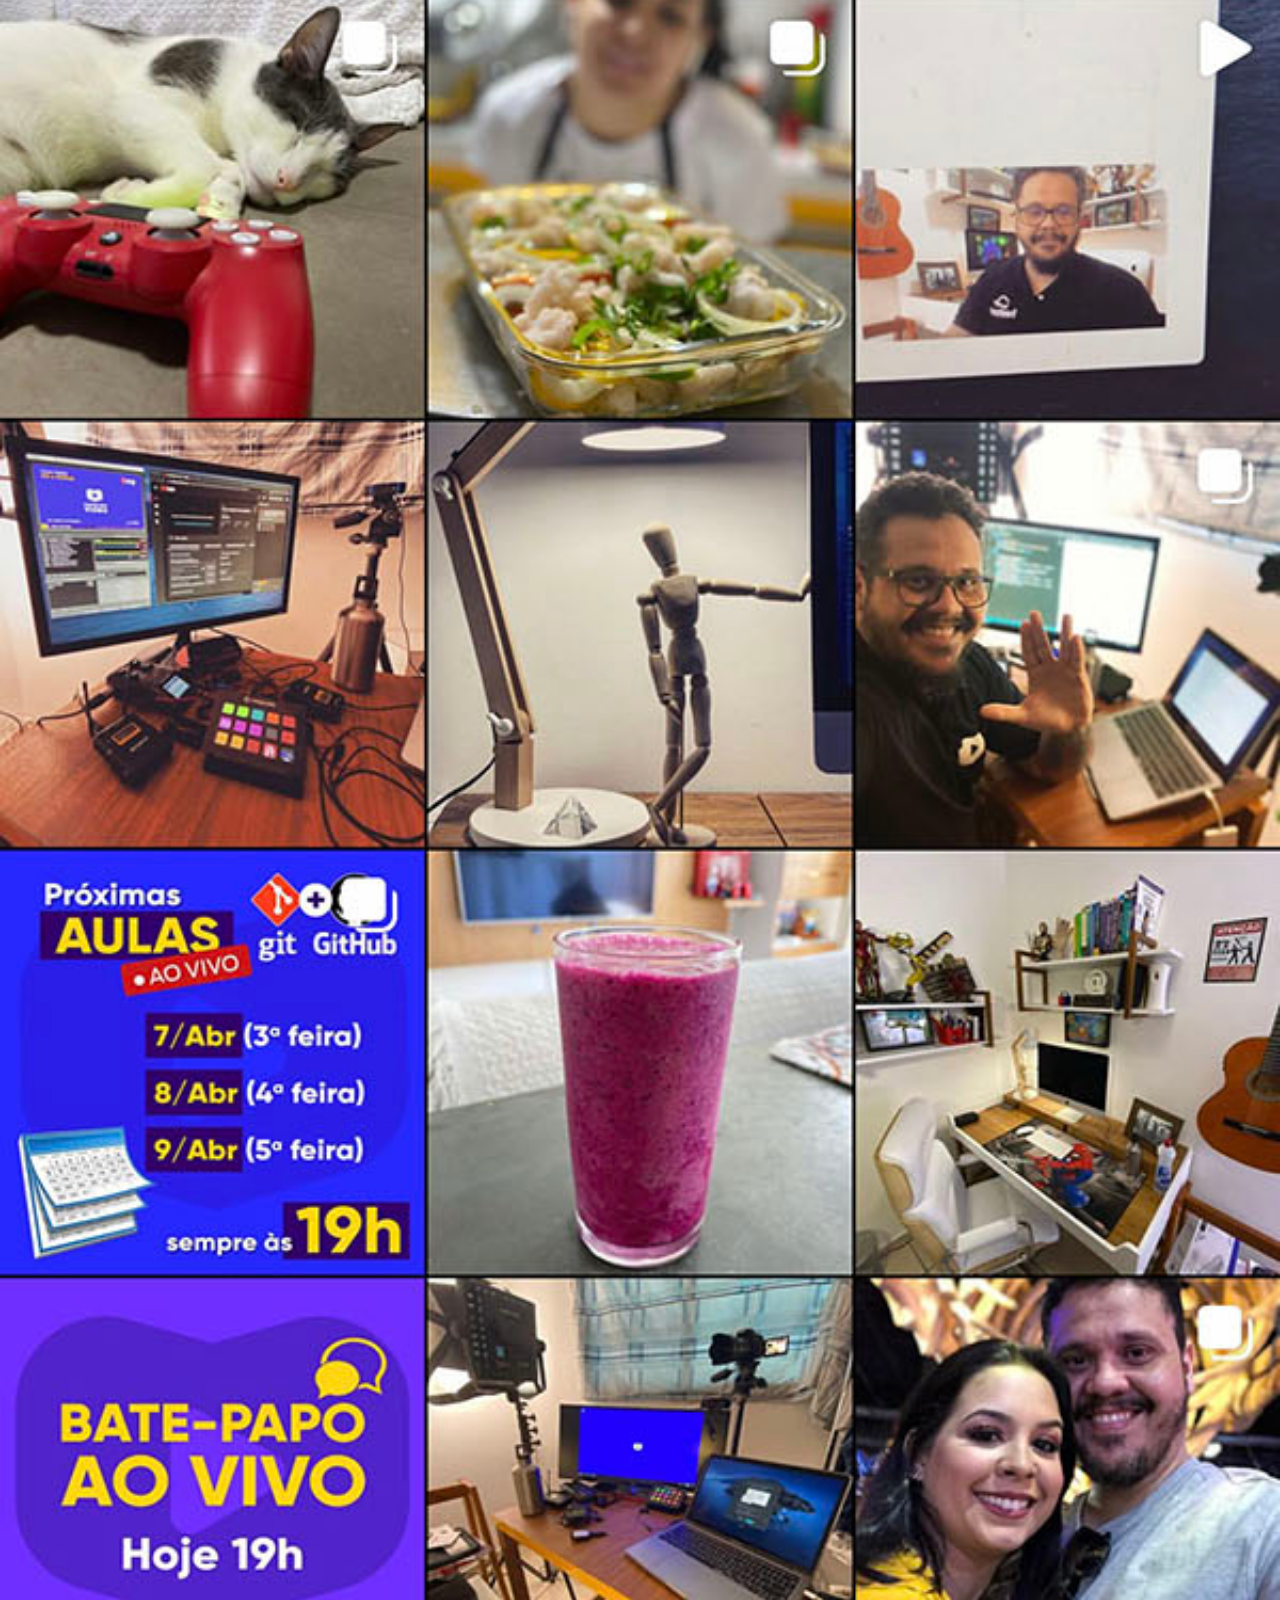
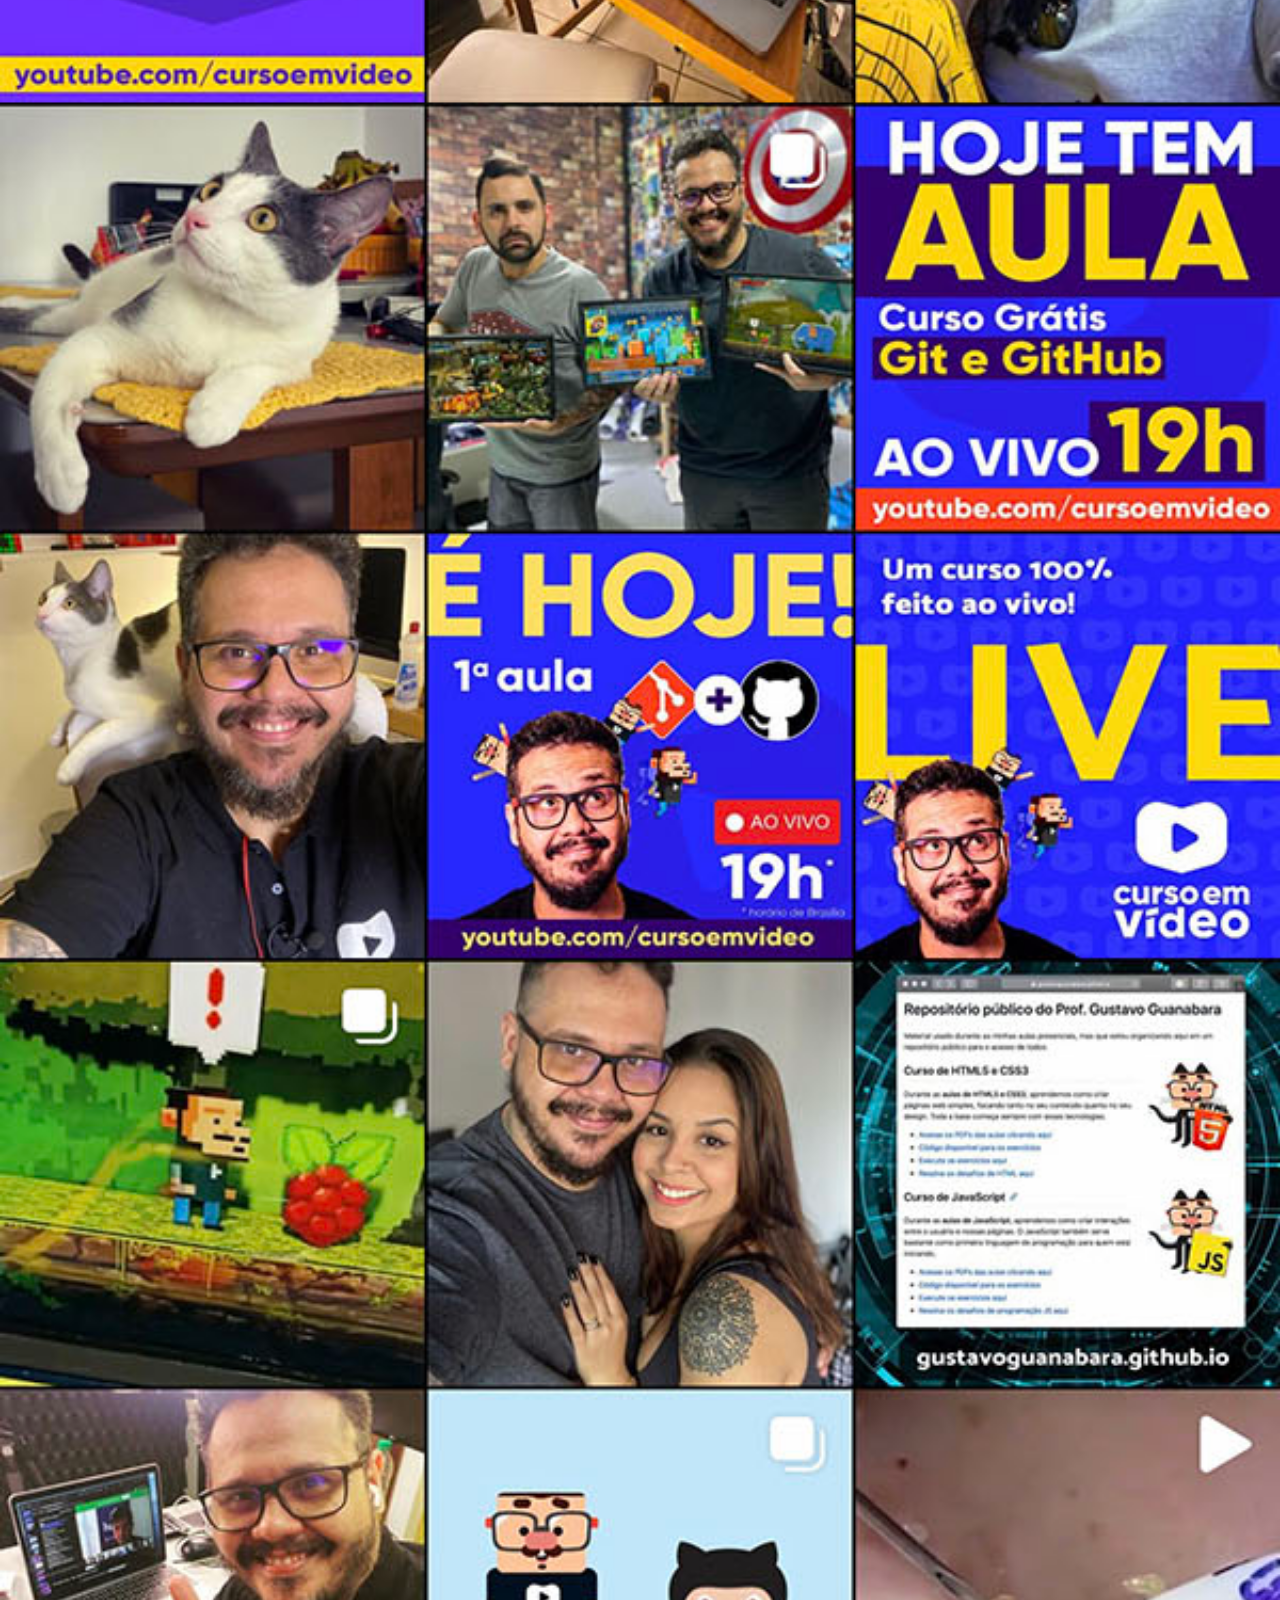
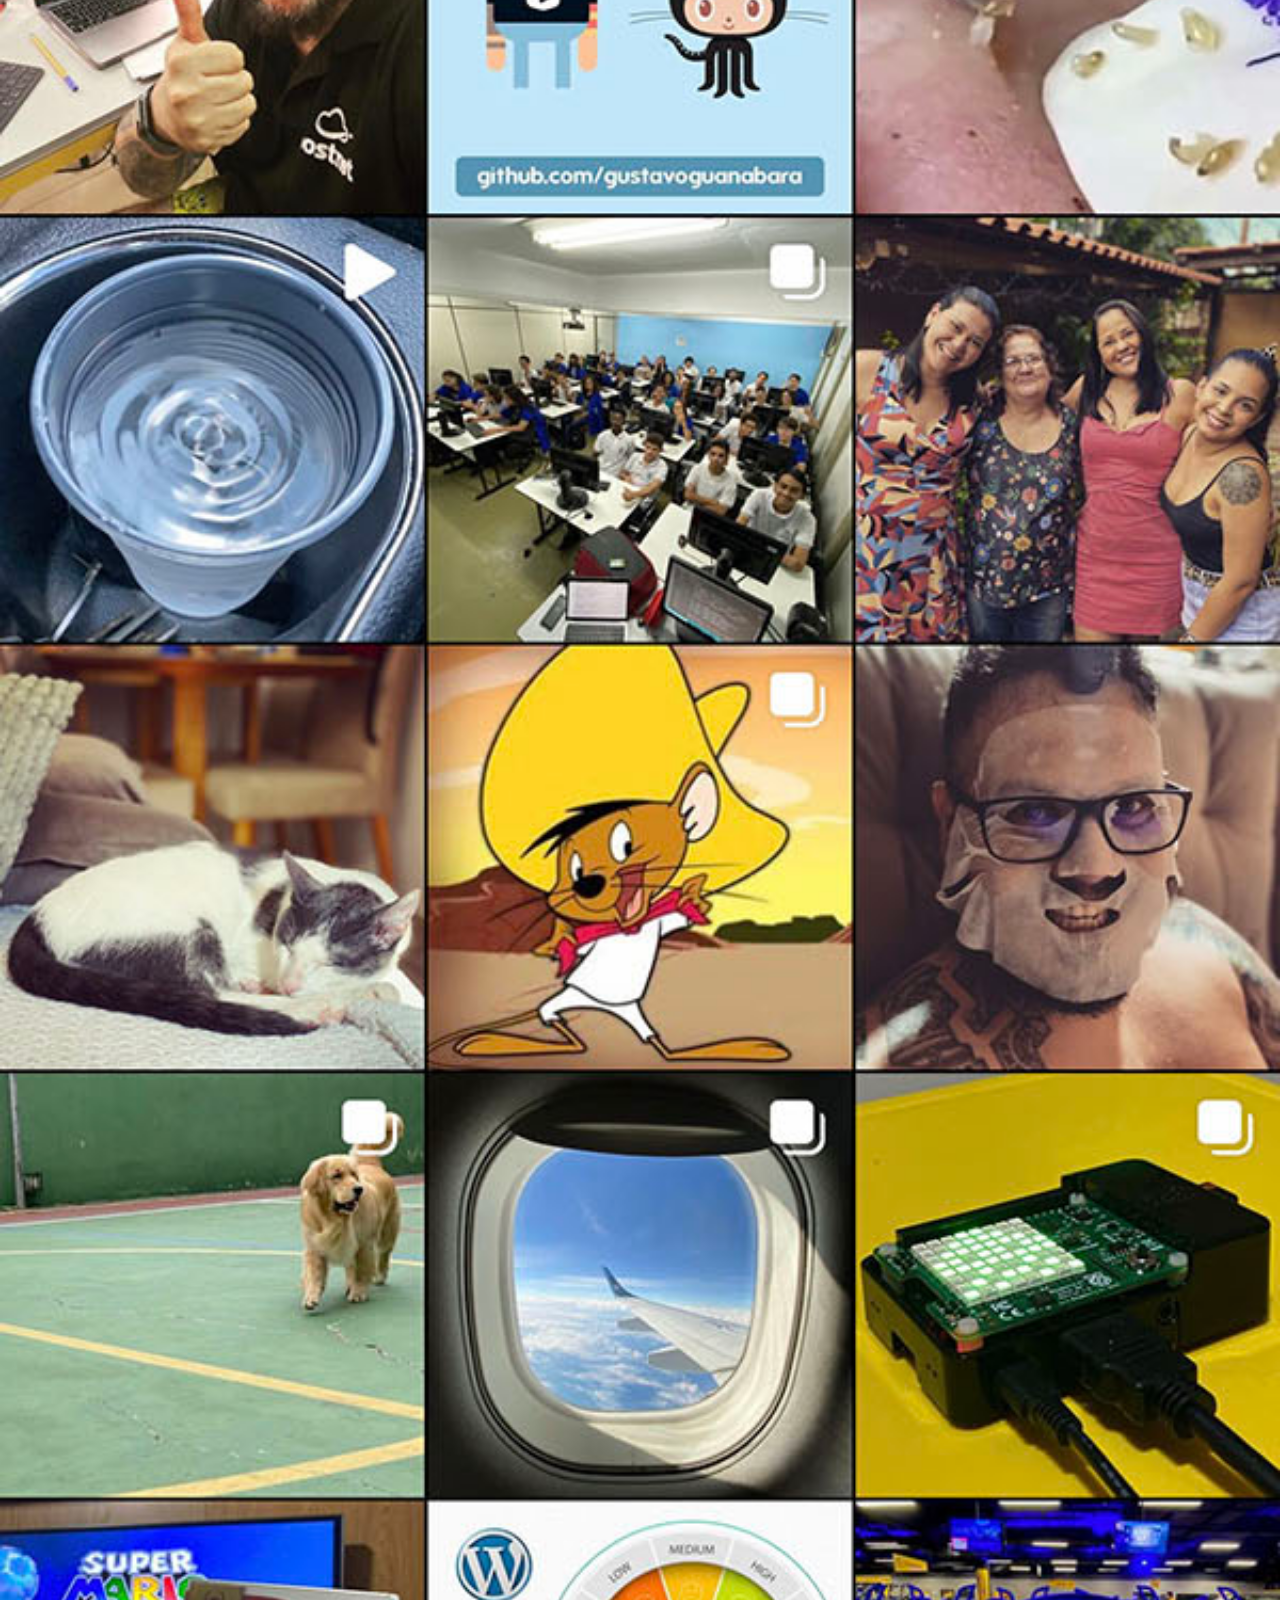
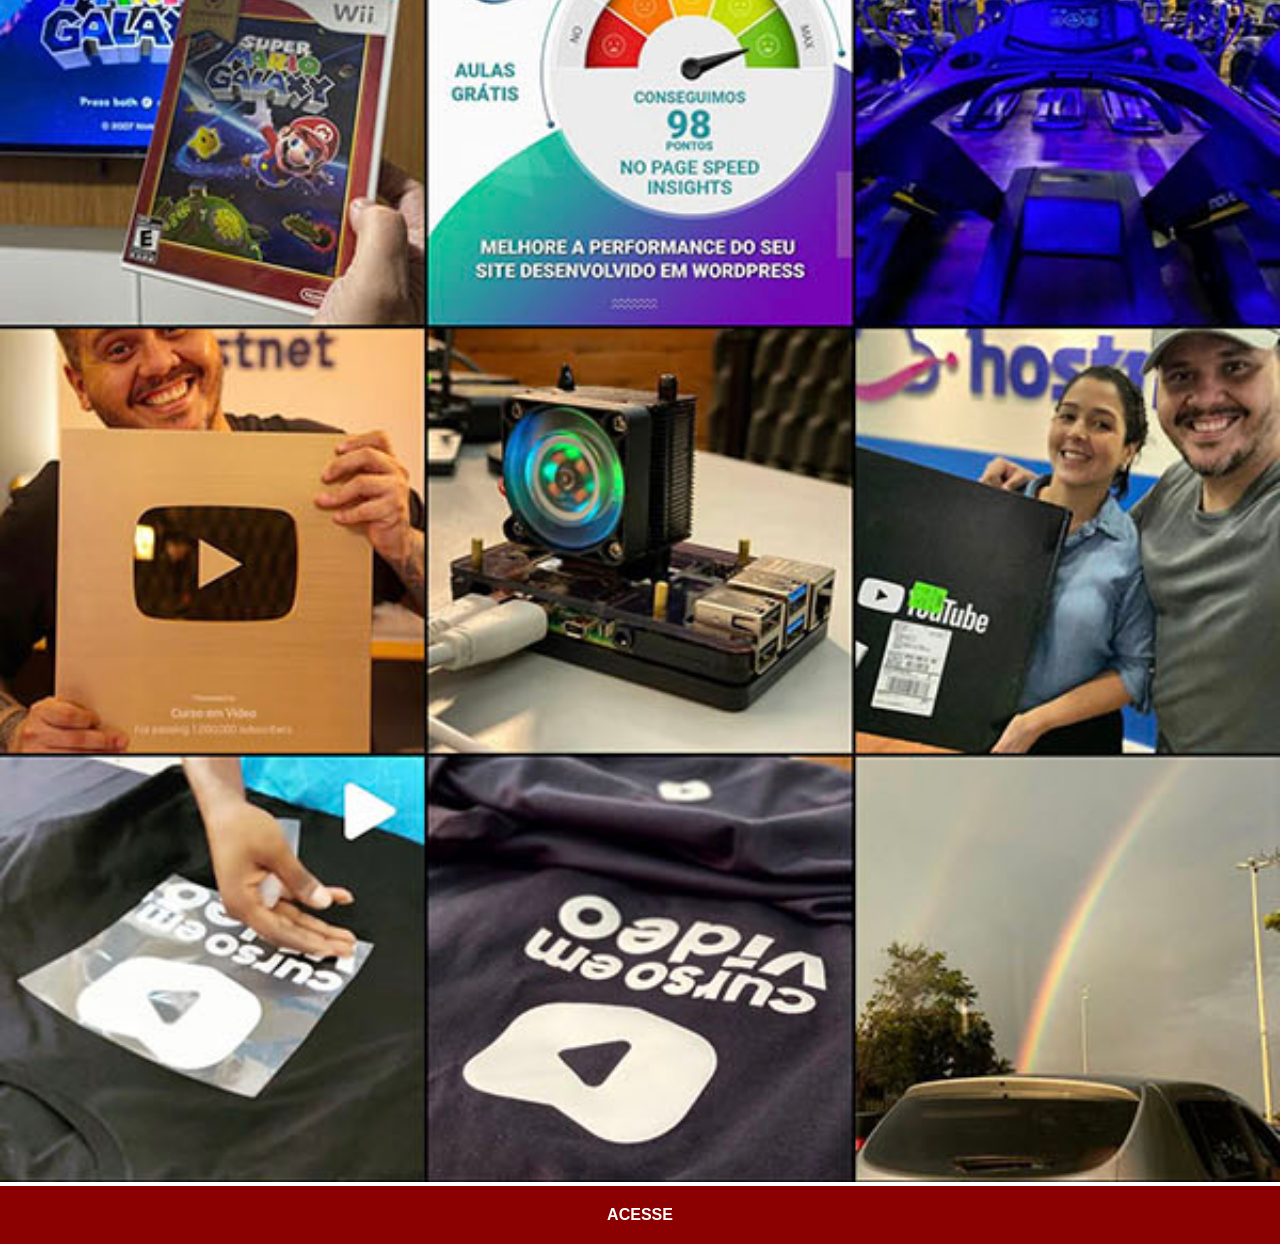
<file: instagram.html>
<!DOCTYPE html>
<html lang="pt-br">
<head>
    <meta charset="UTF-8">
    <meta name="viewport" content="width=device-width, initial-scale=1.0">
    <title>Instagram</title>
    <link rel="stylesheet" href="estilos/social.css">
</head>
<body>
    <img src="imagens/tela-instagram.jpg" alt="Instagra">
    <a href="https://www.instagram.com/gustavoguanabara/">ACESSE</a>
</body>
</html>
</file>
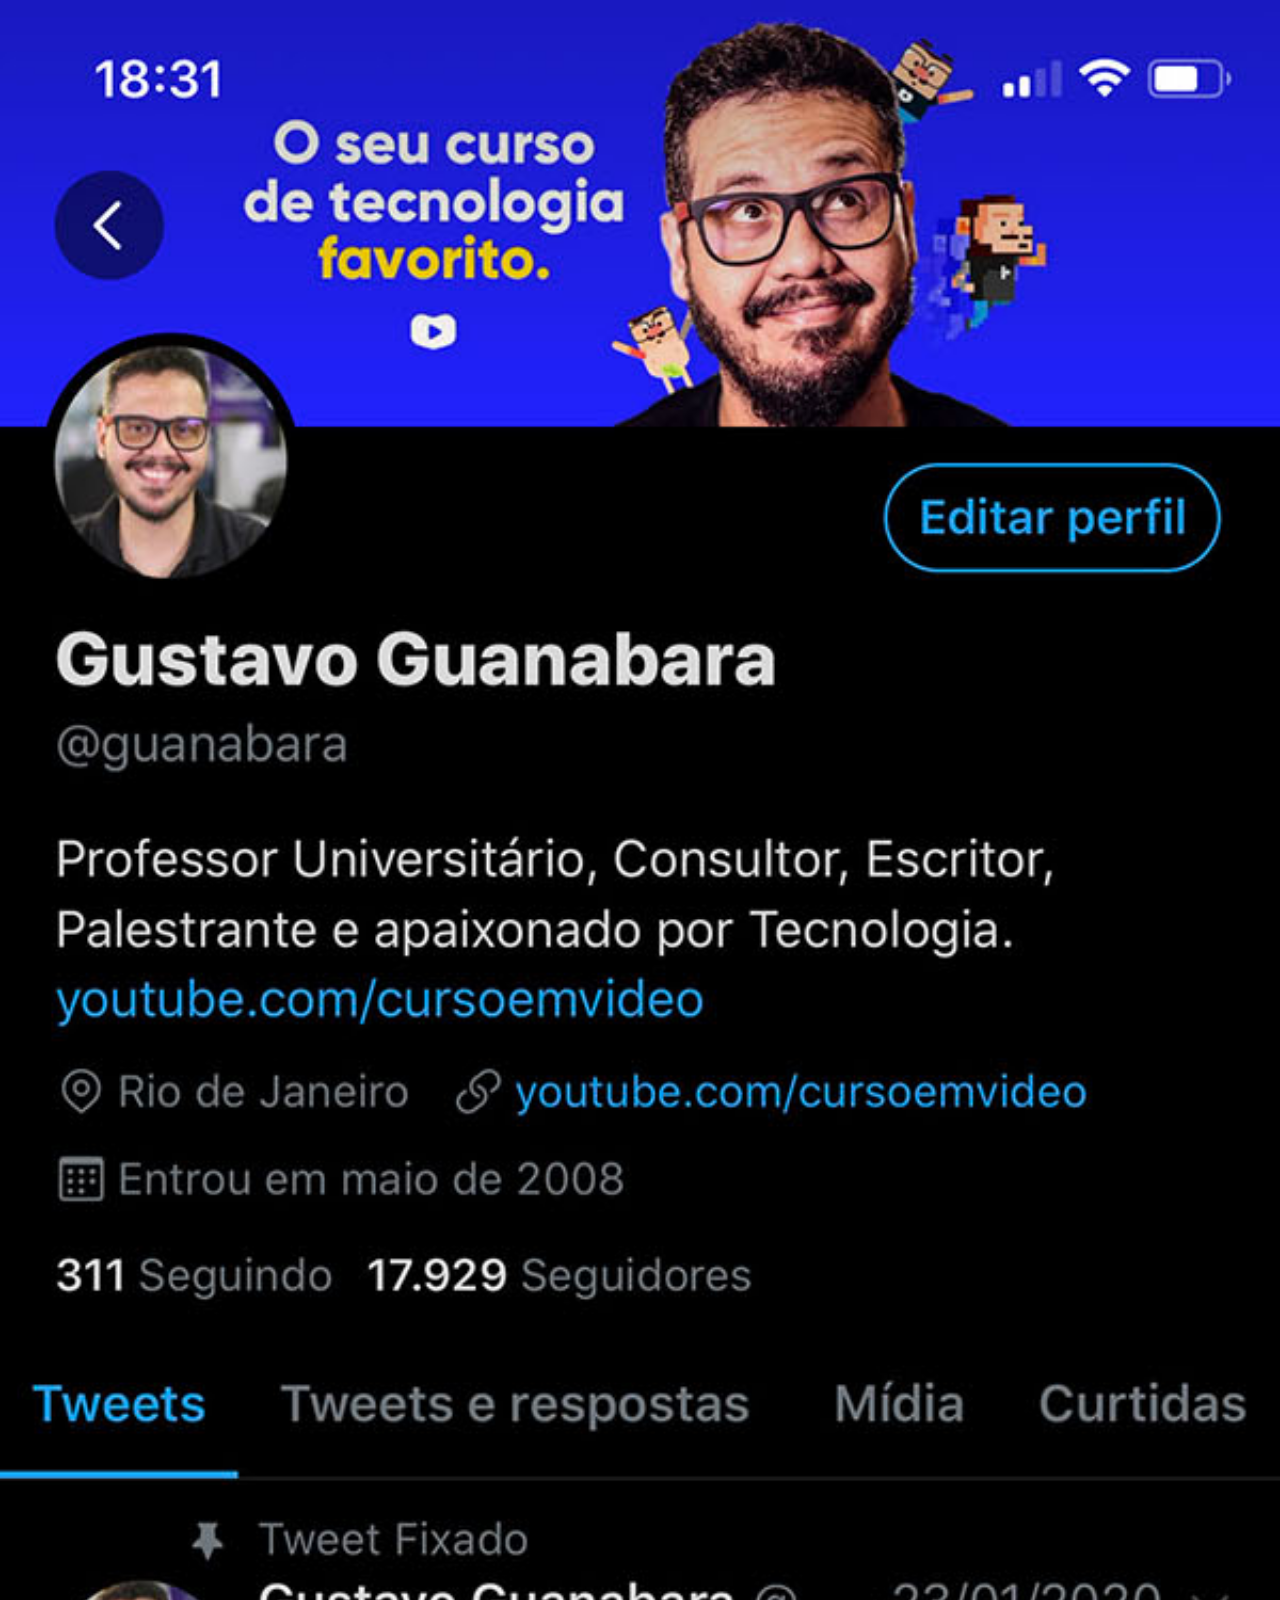
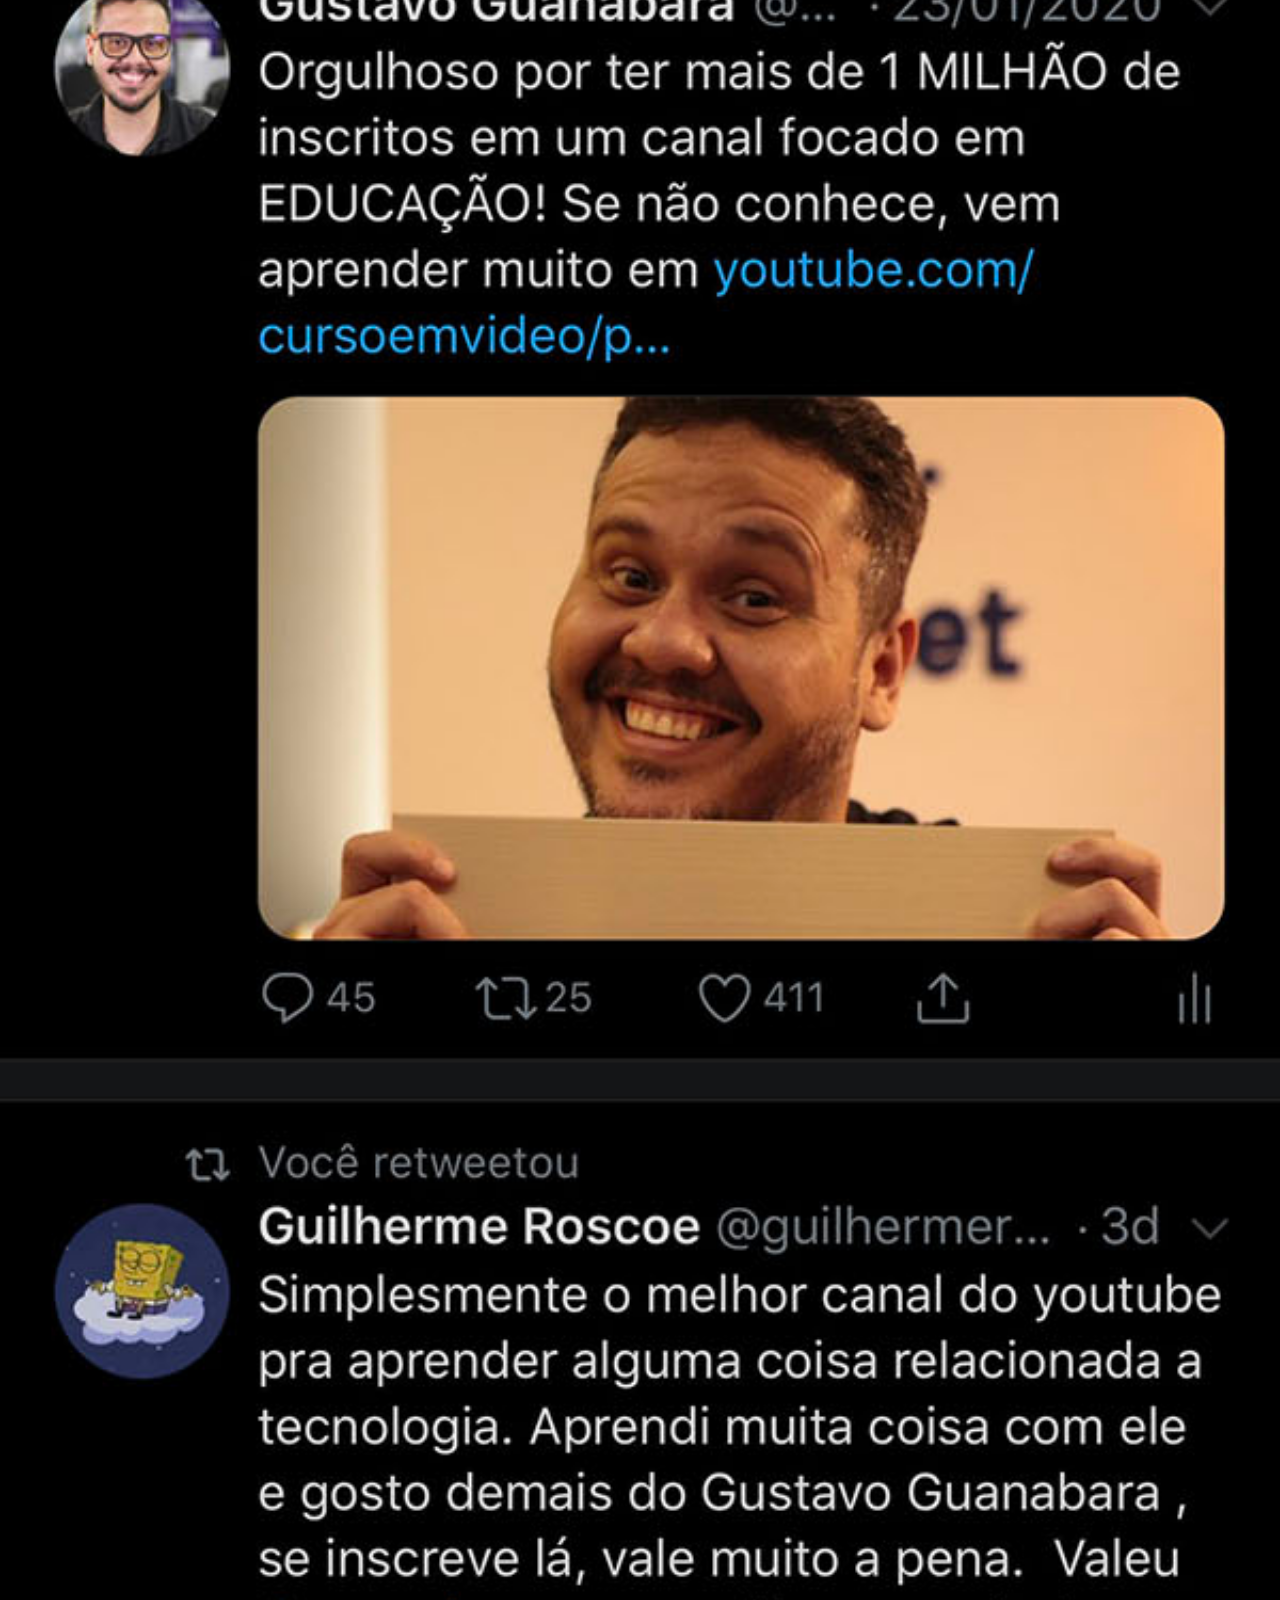
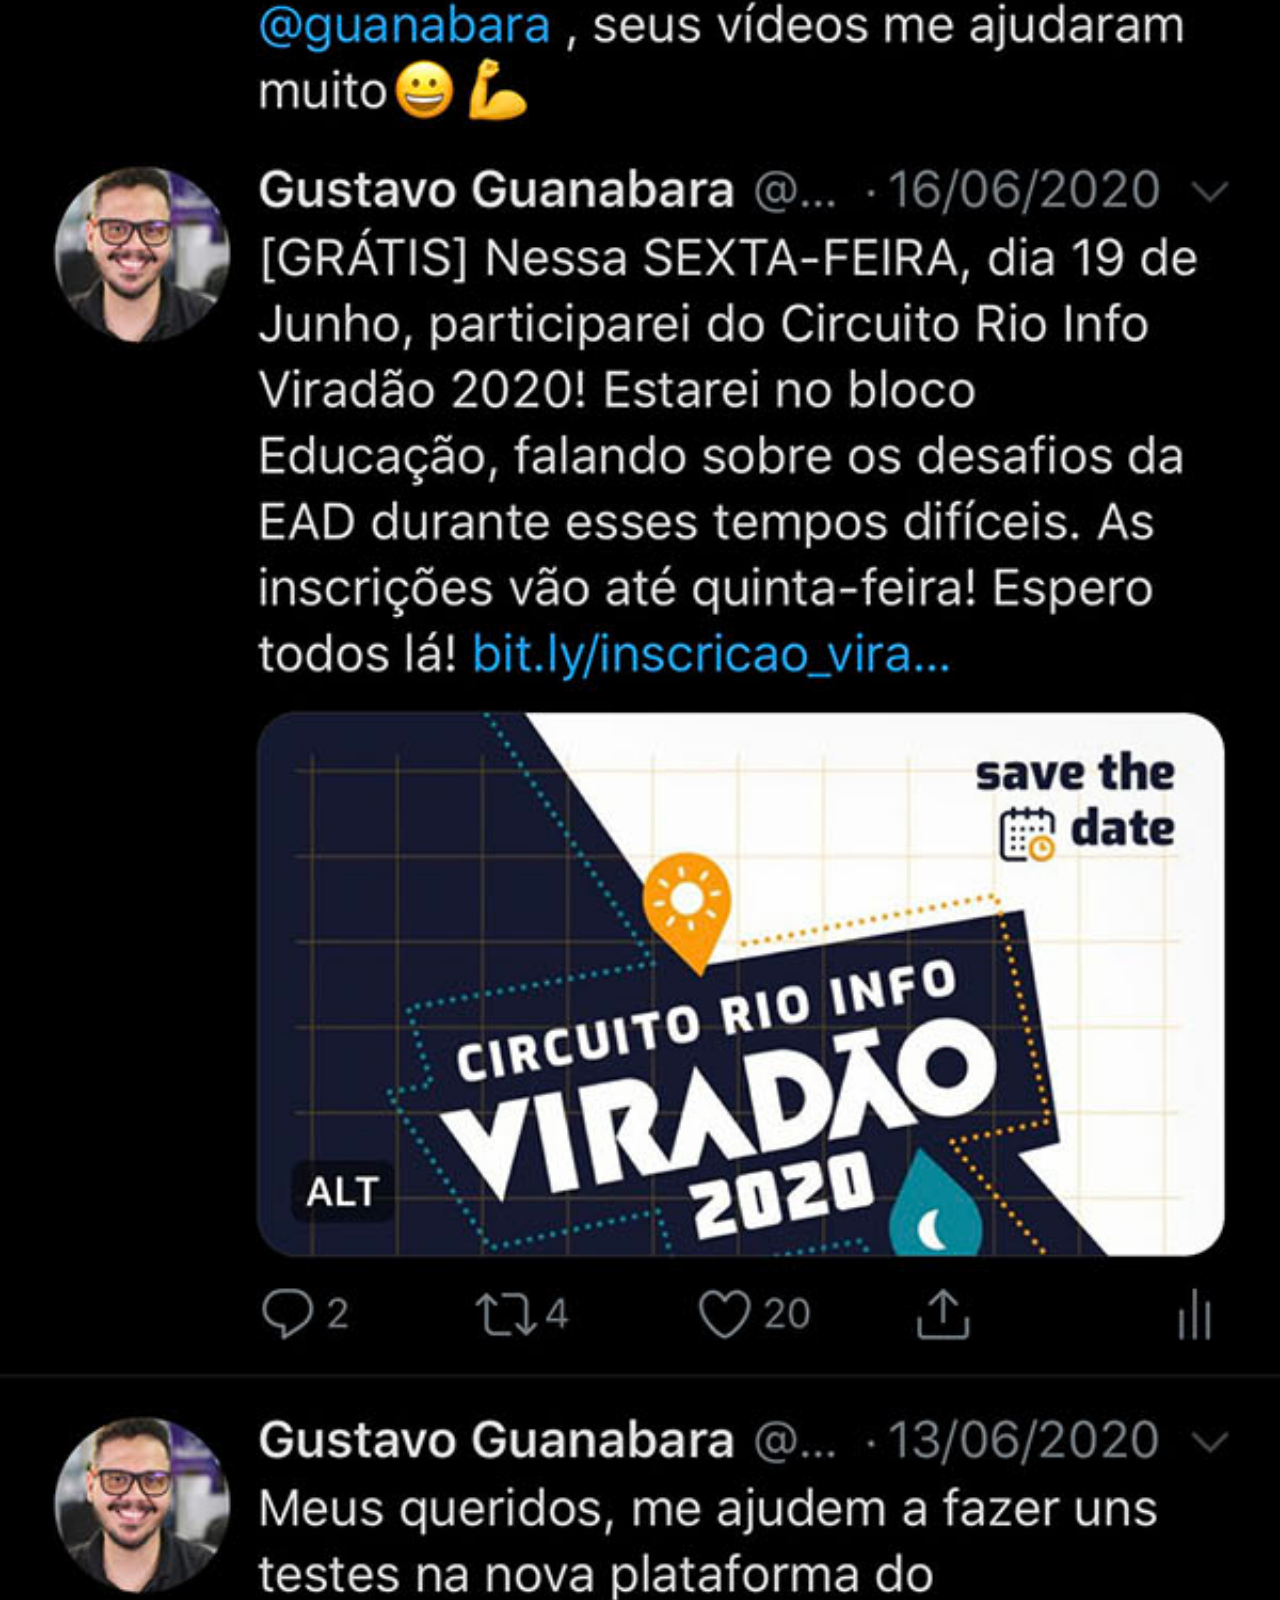
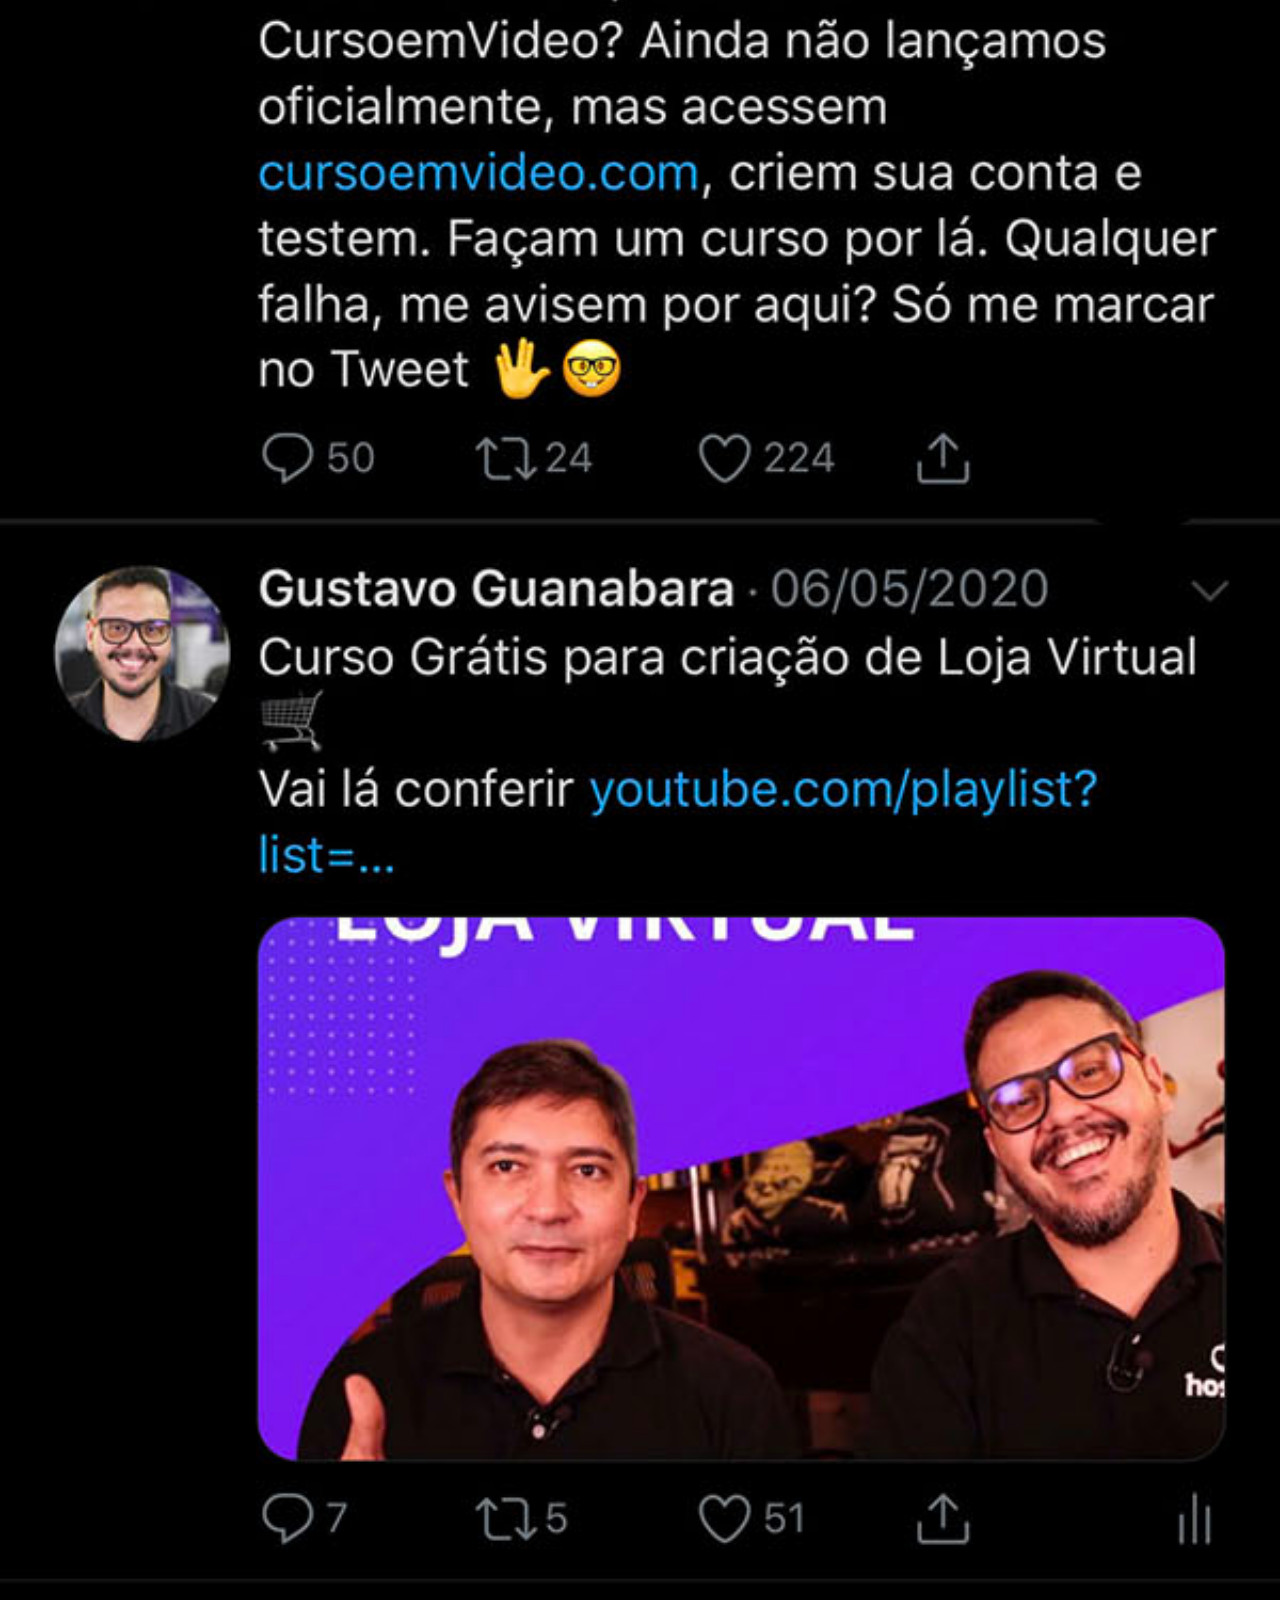
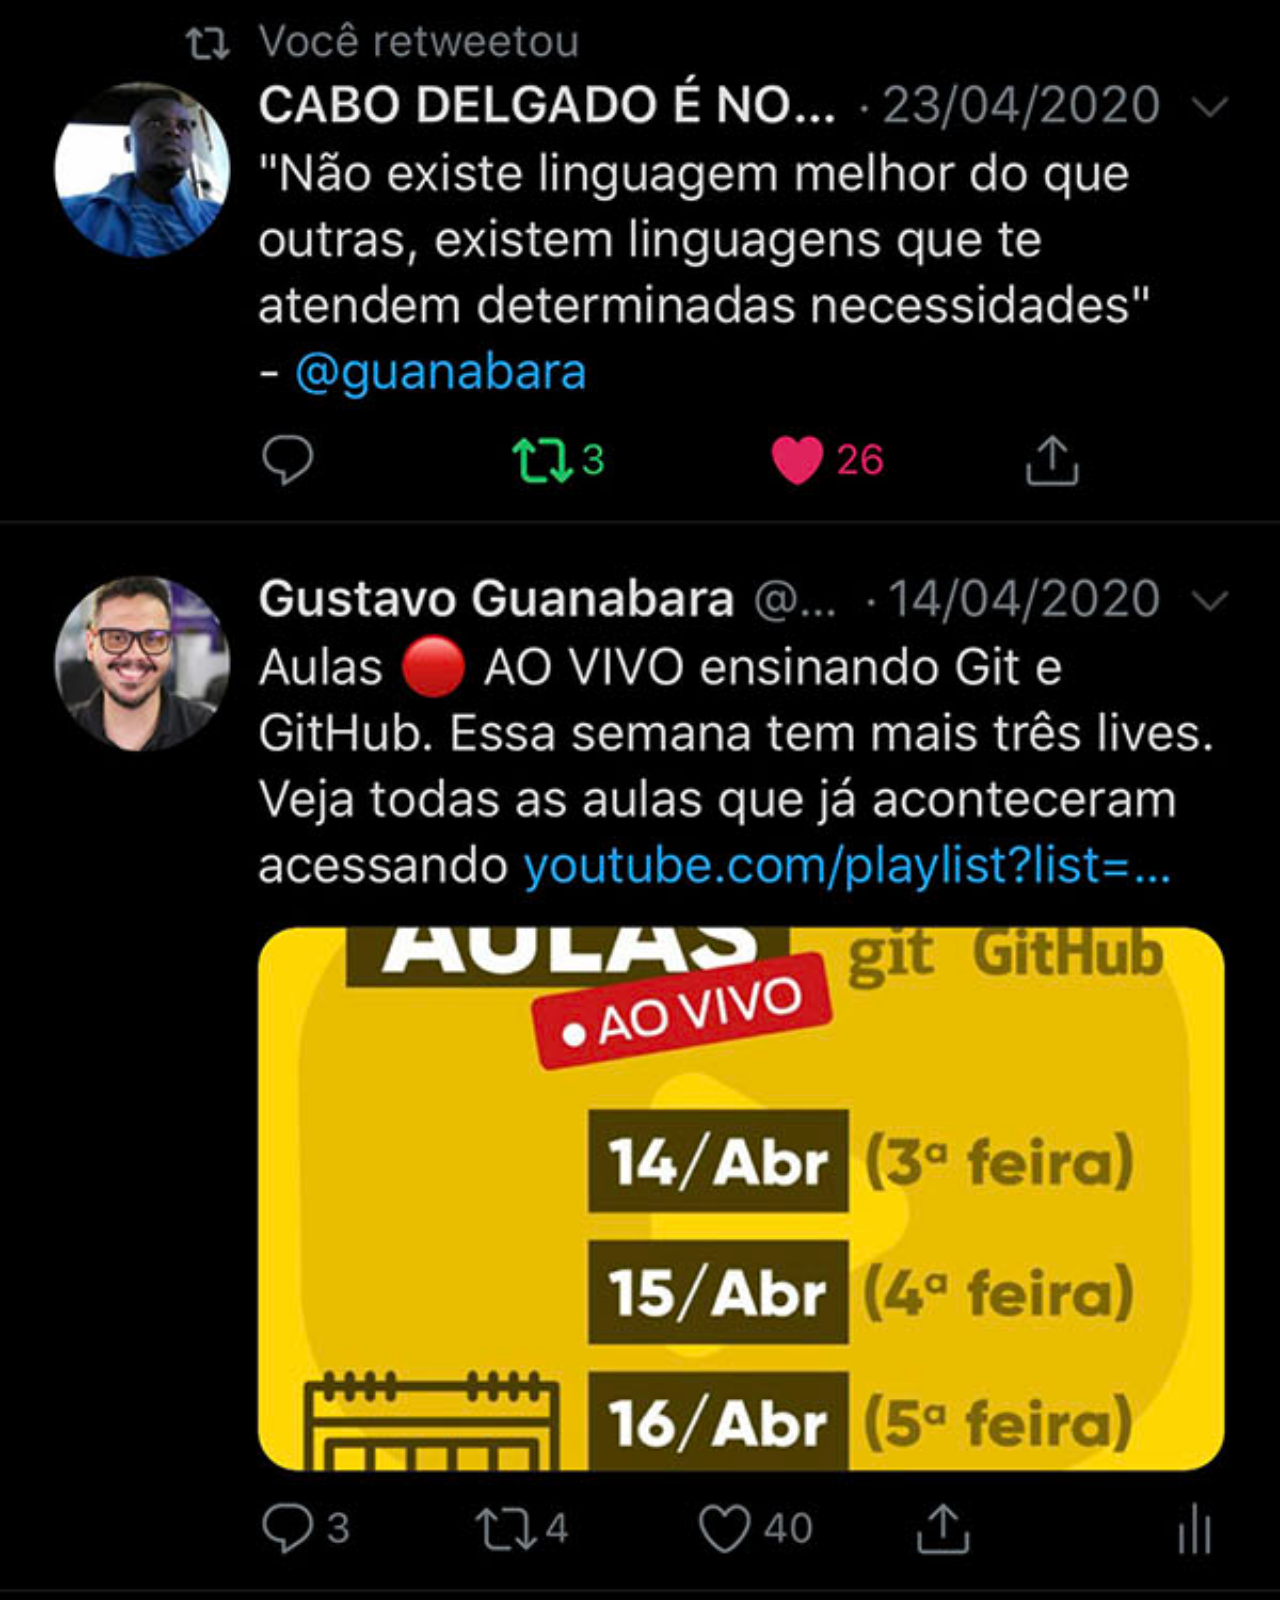
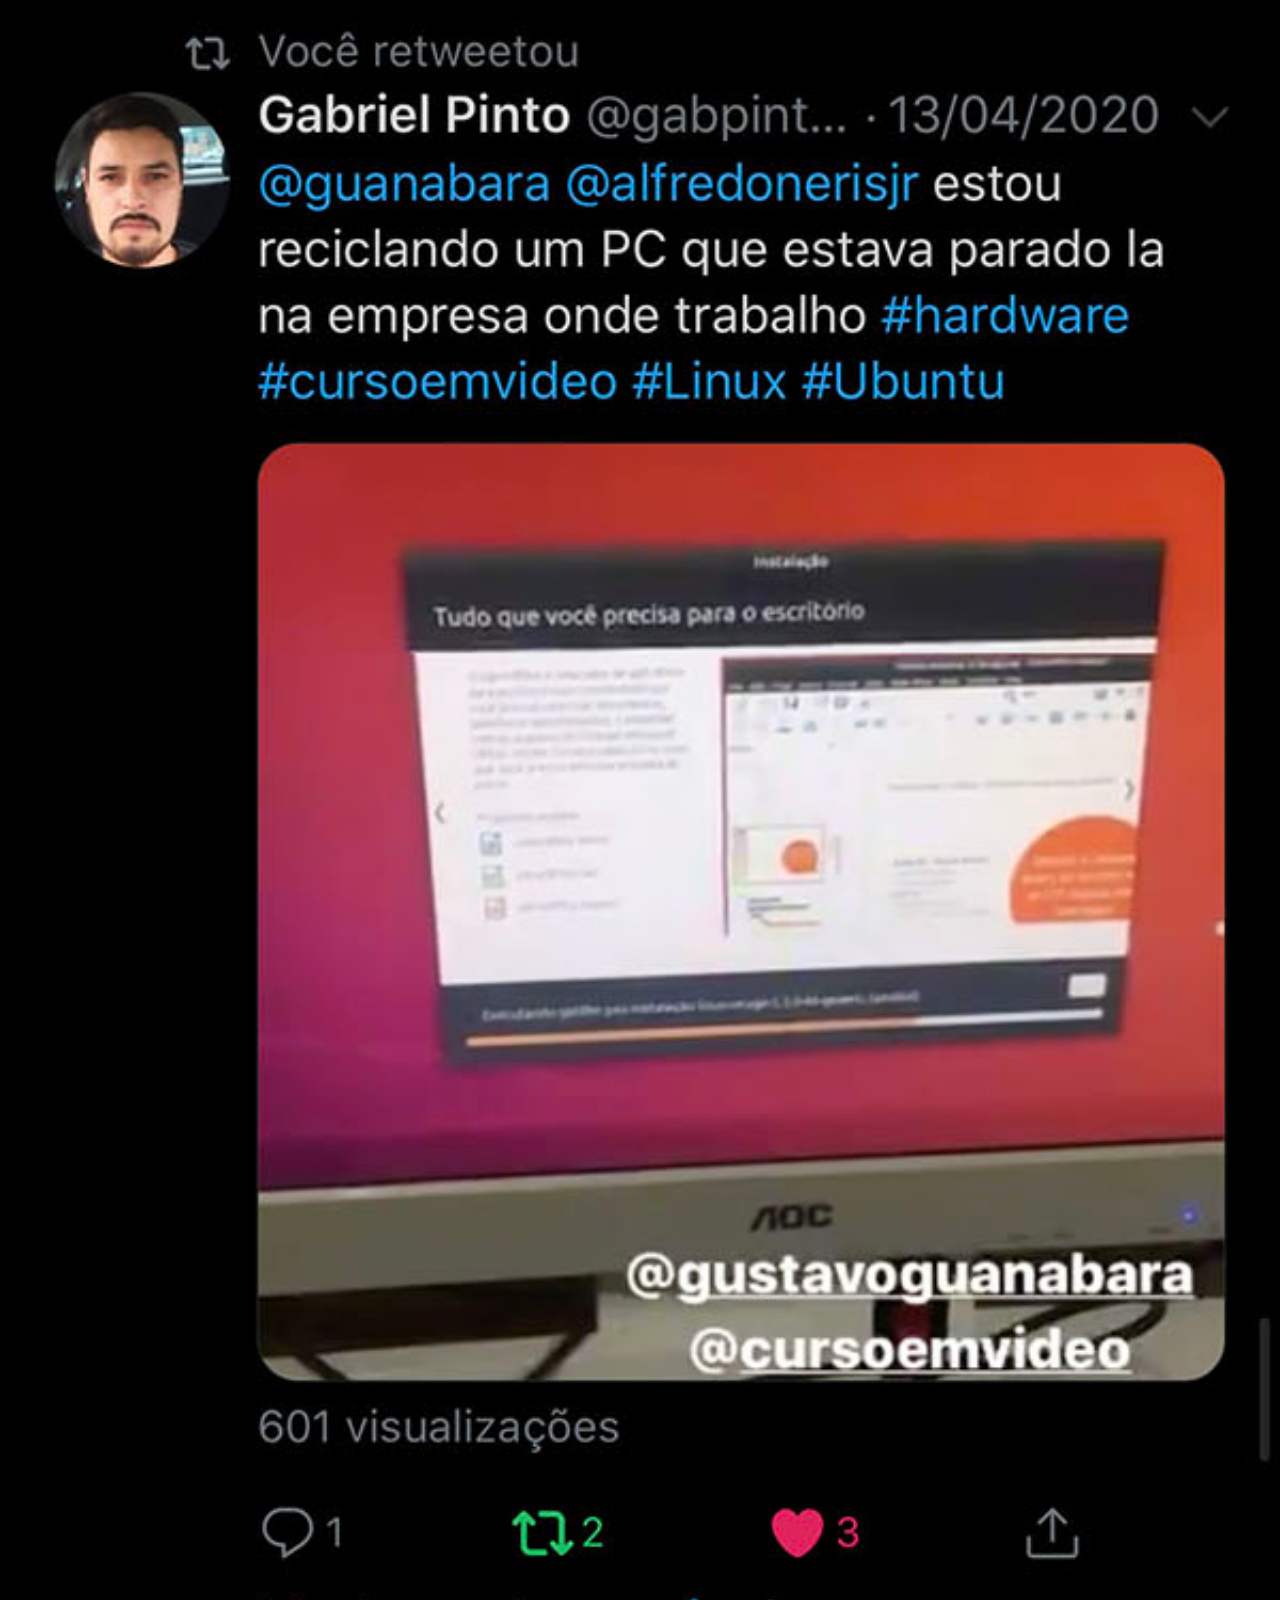
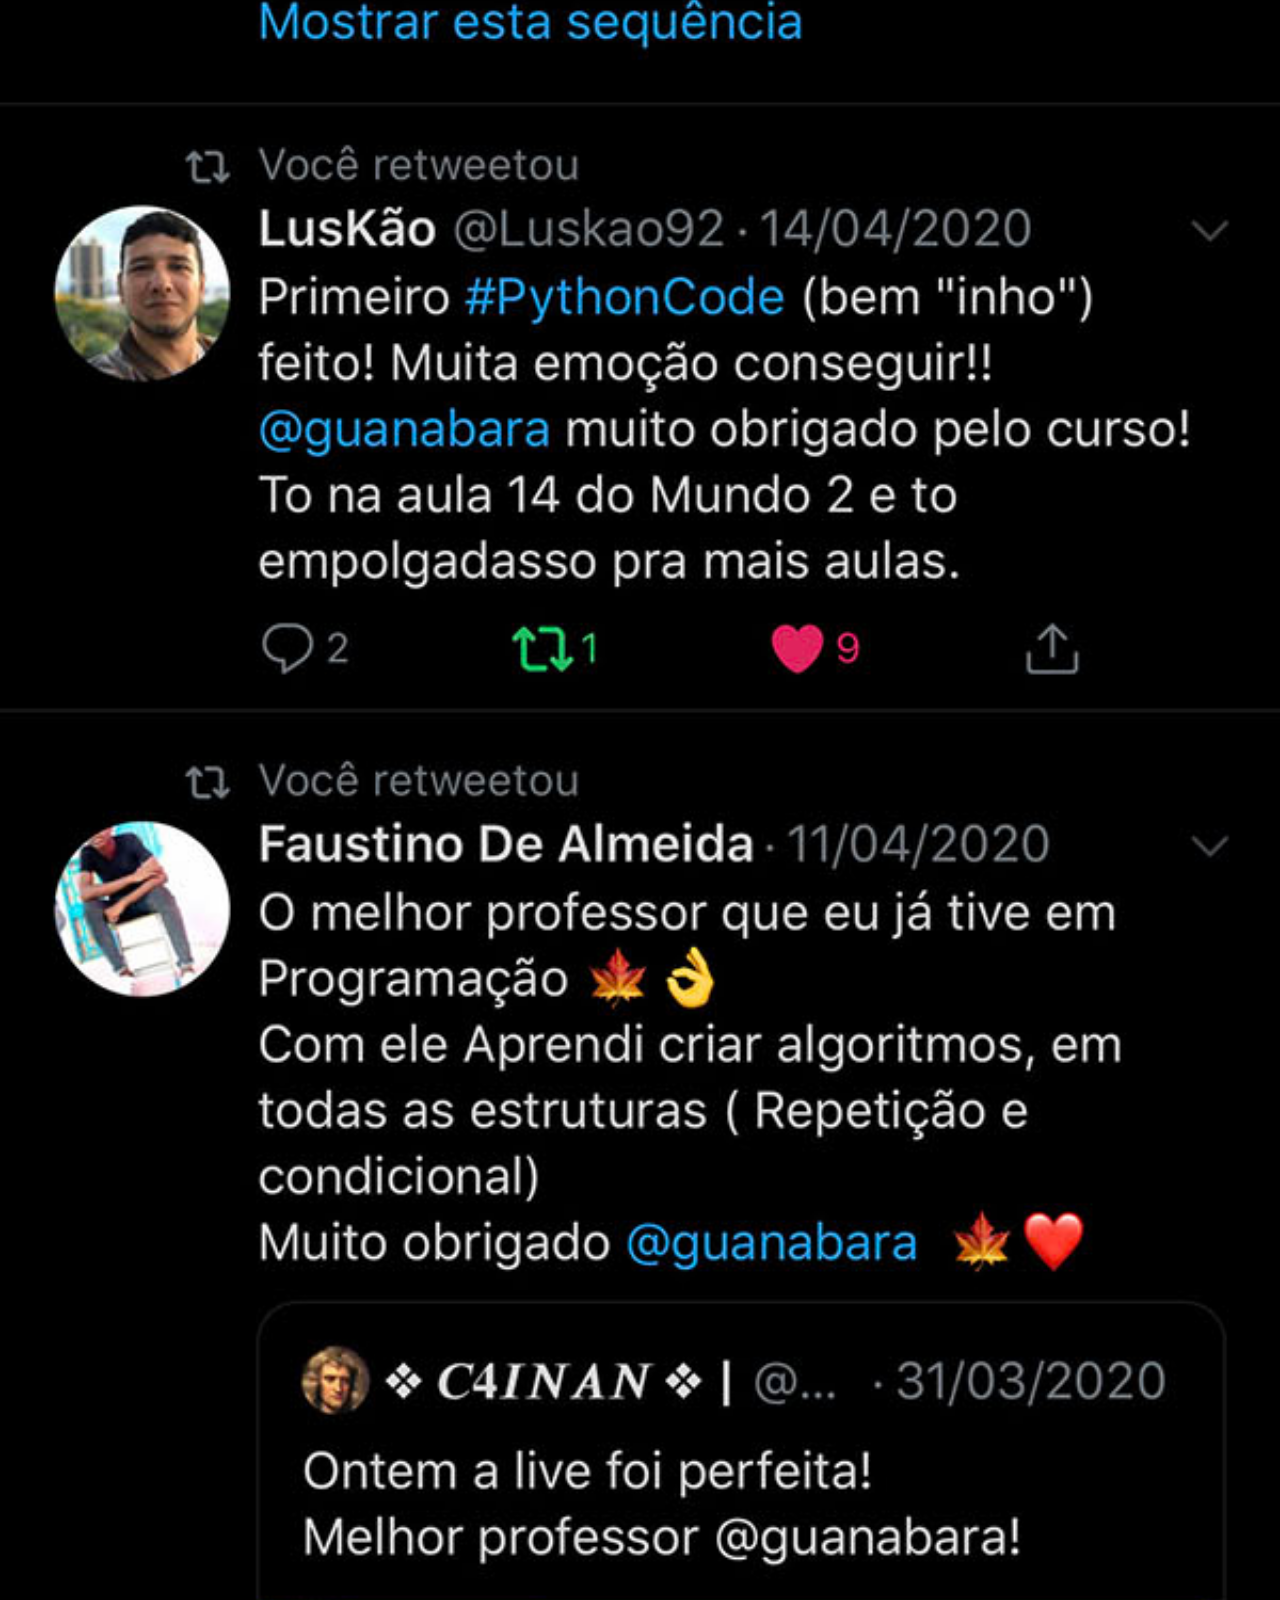
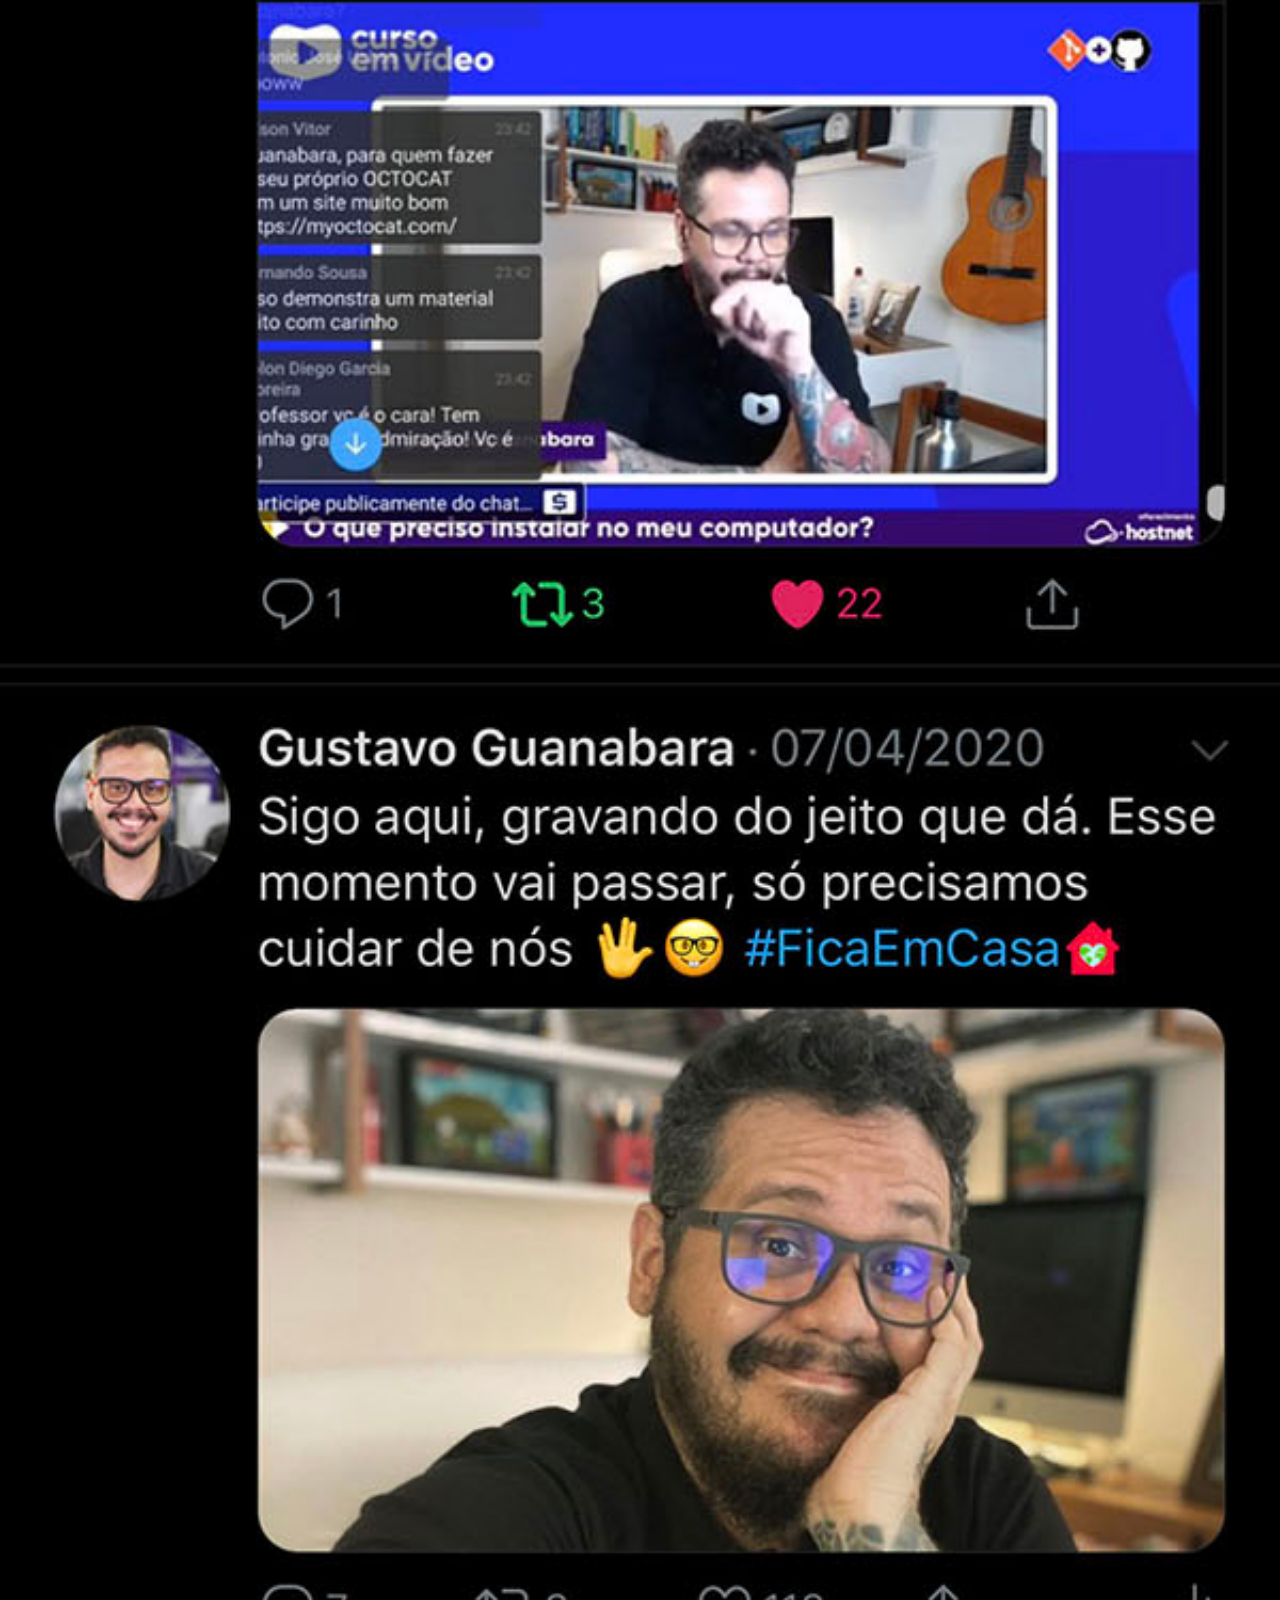
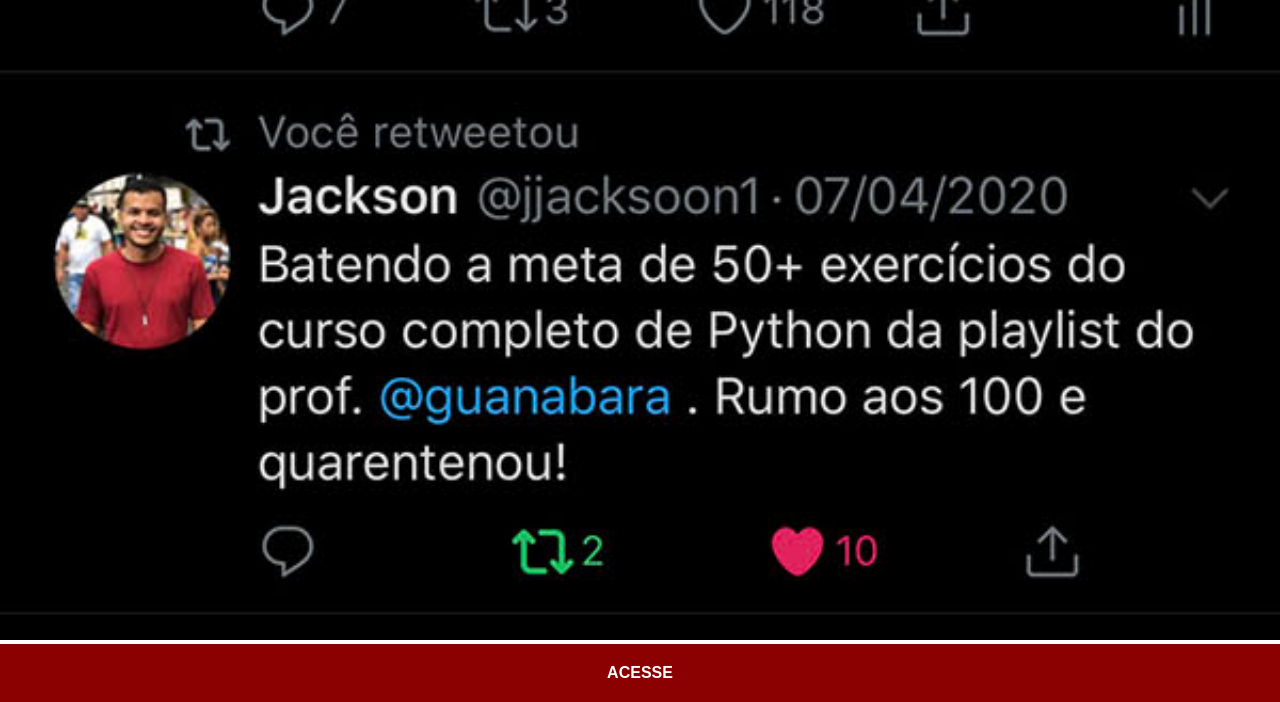
<file: twitter.html>
<!DOCTYPE html>
<html lang="pt-br">
<head>
    <meta charset="UTF-8">
    <meta name="viewport" content="width=device-width, initial-scale=1.0">
    <title>Twitter</title>
    <link rel="stylesheet" href="estilos/social.css">
</head>
<body>
    <img src="imagens/tela-twitter.jpg" alt="Twitter">
    <a href="https://x.com/guanabara">ACESSE</a>
</body>
</html>
</file>
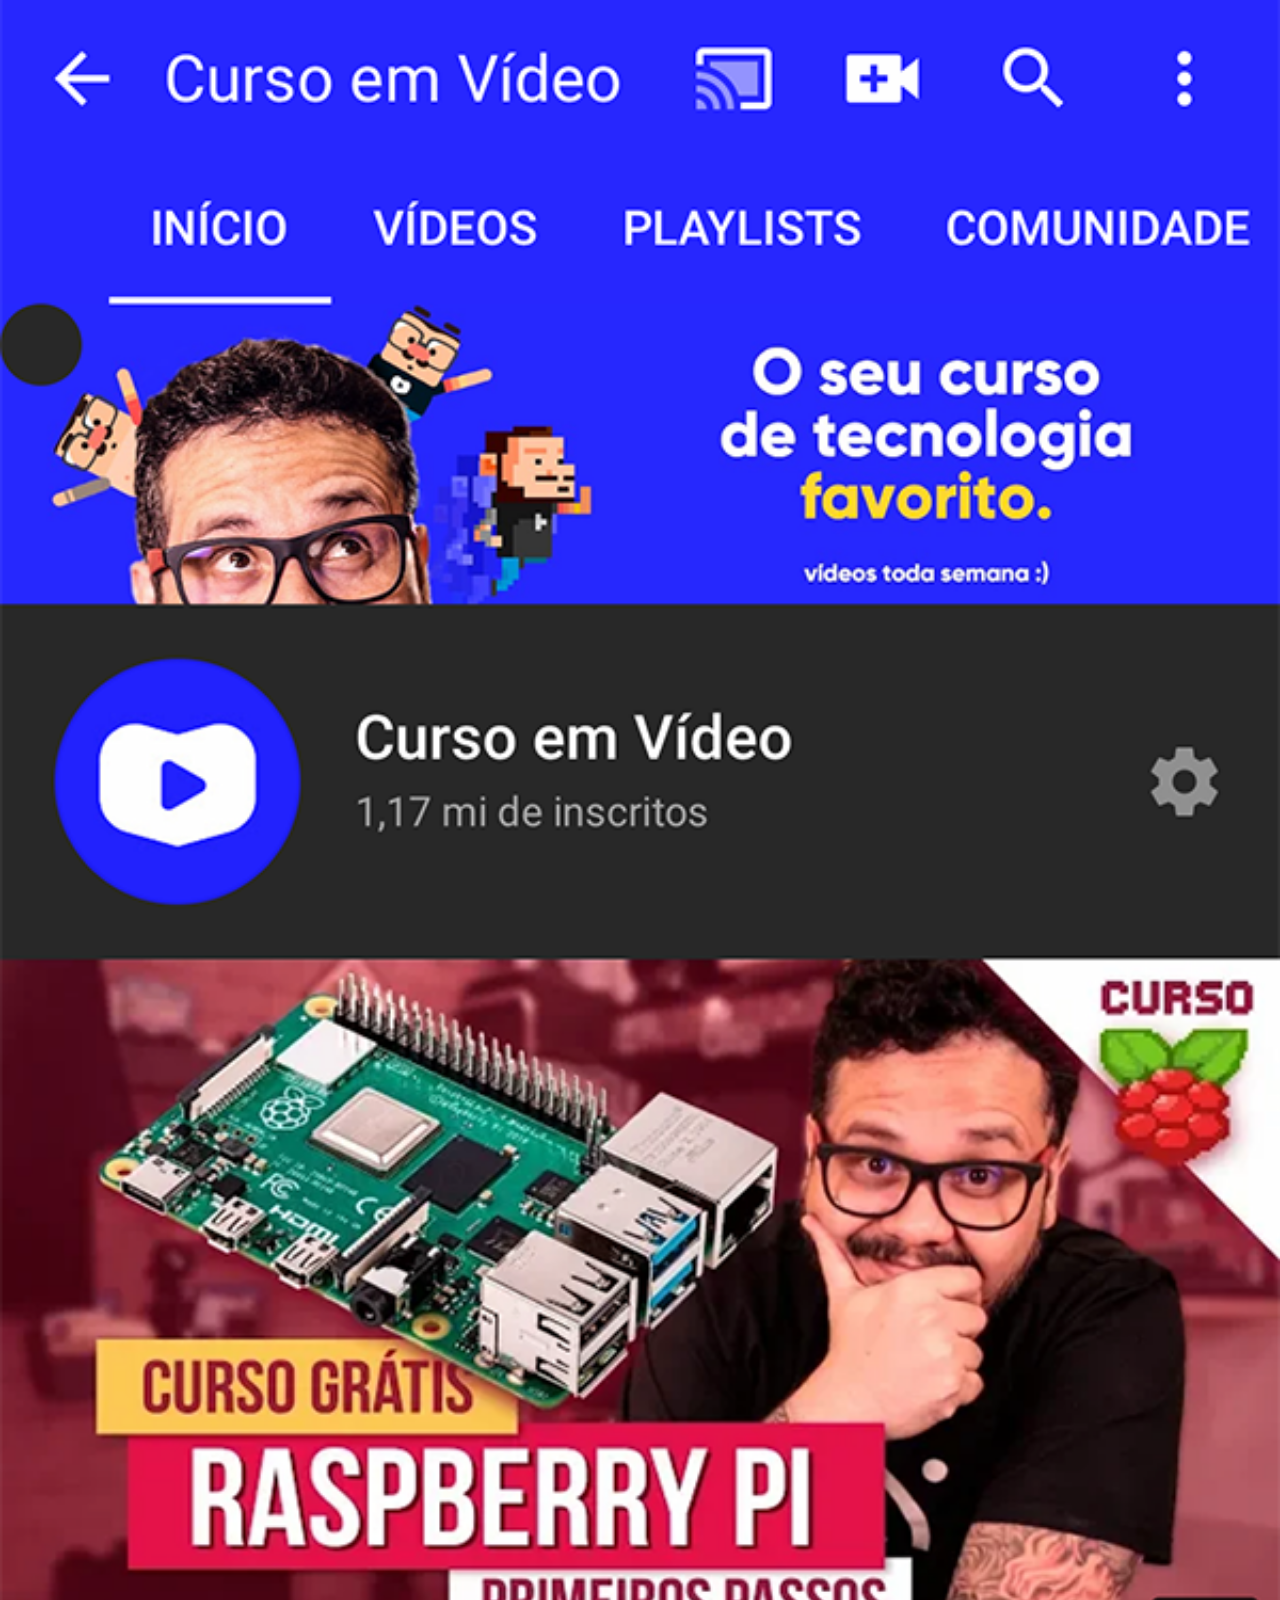
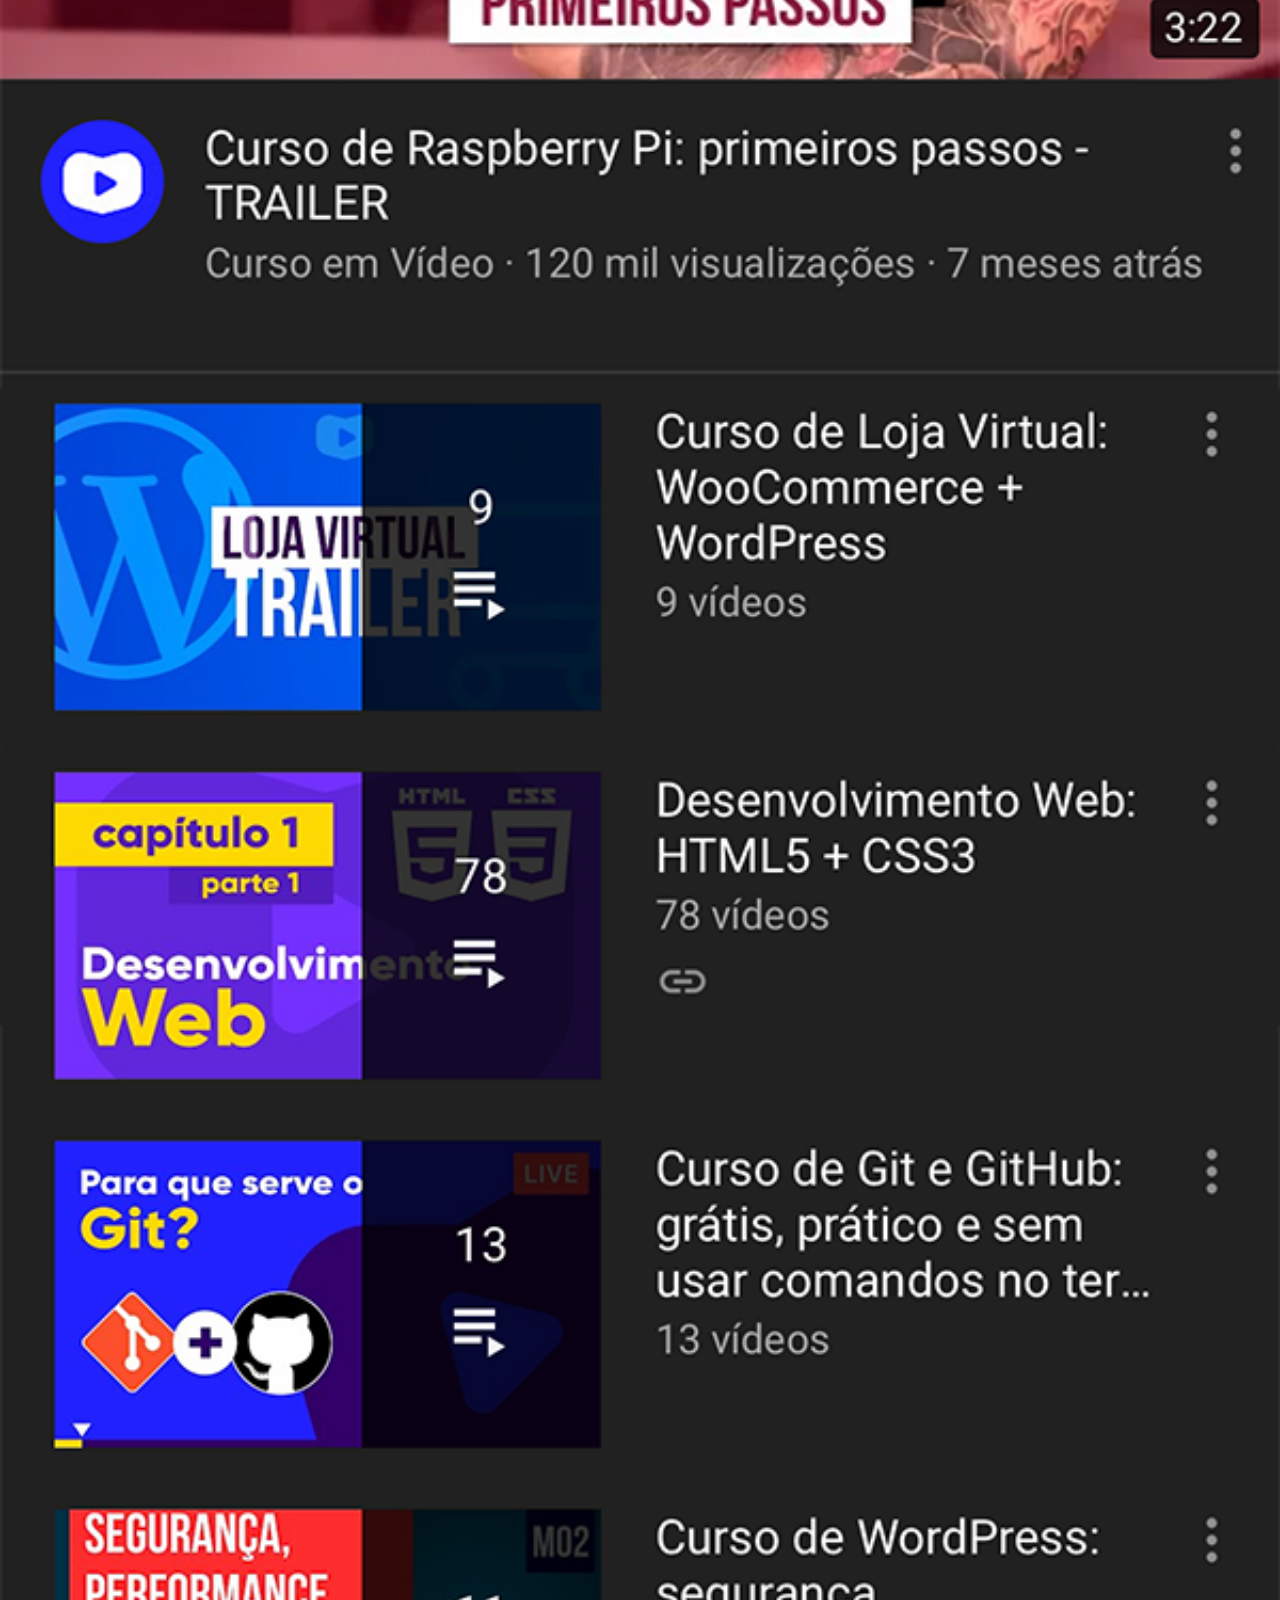
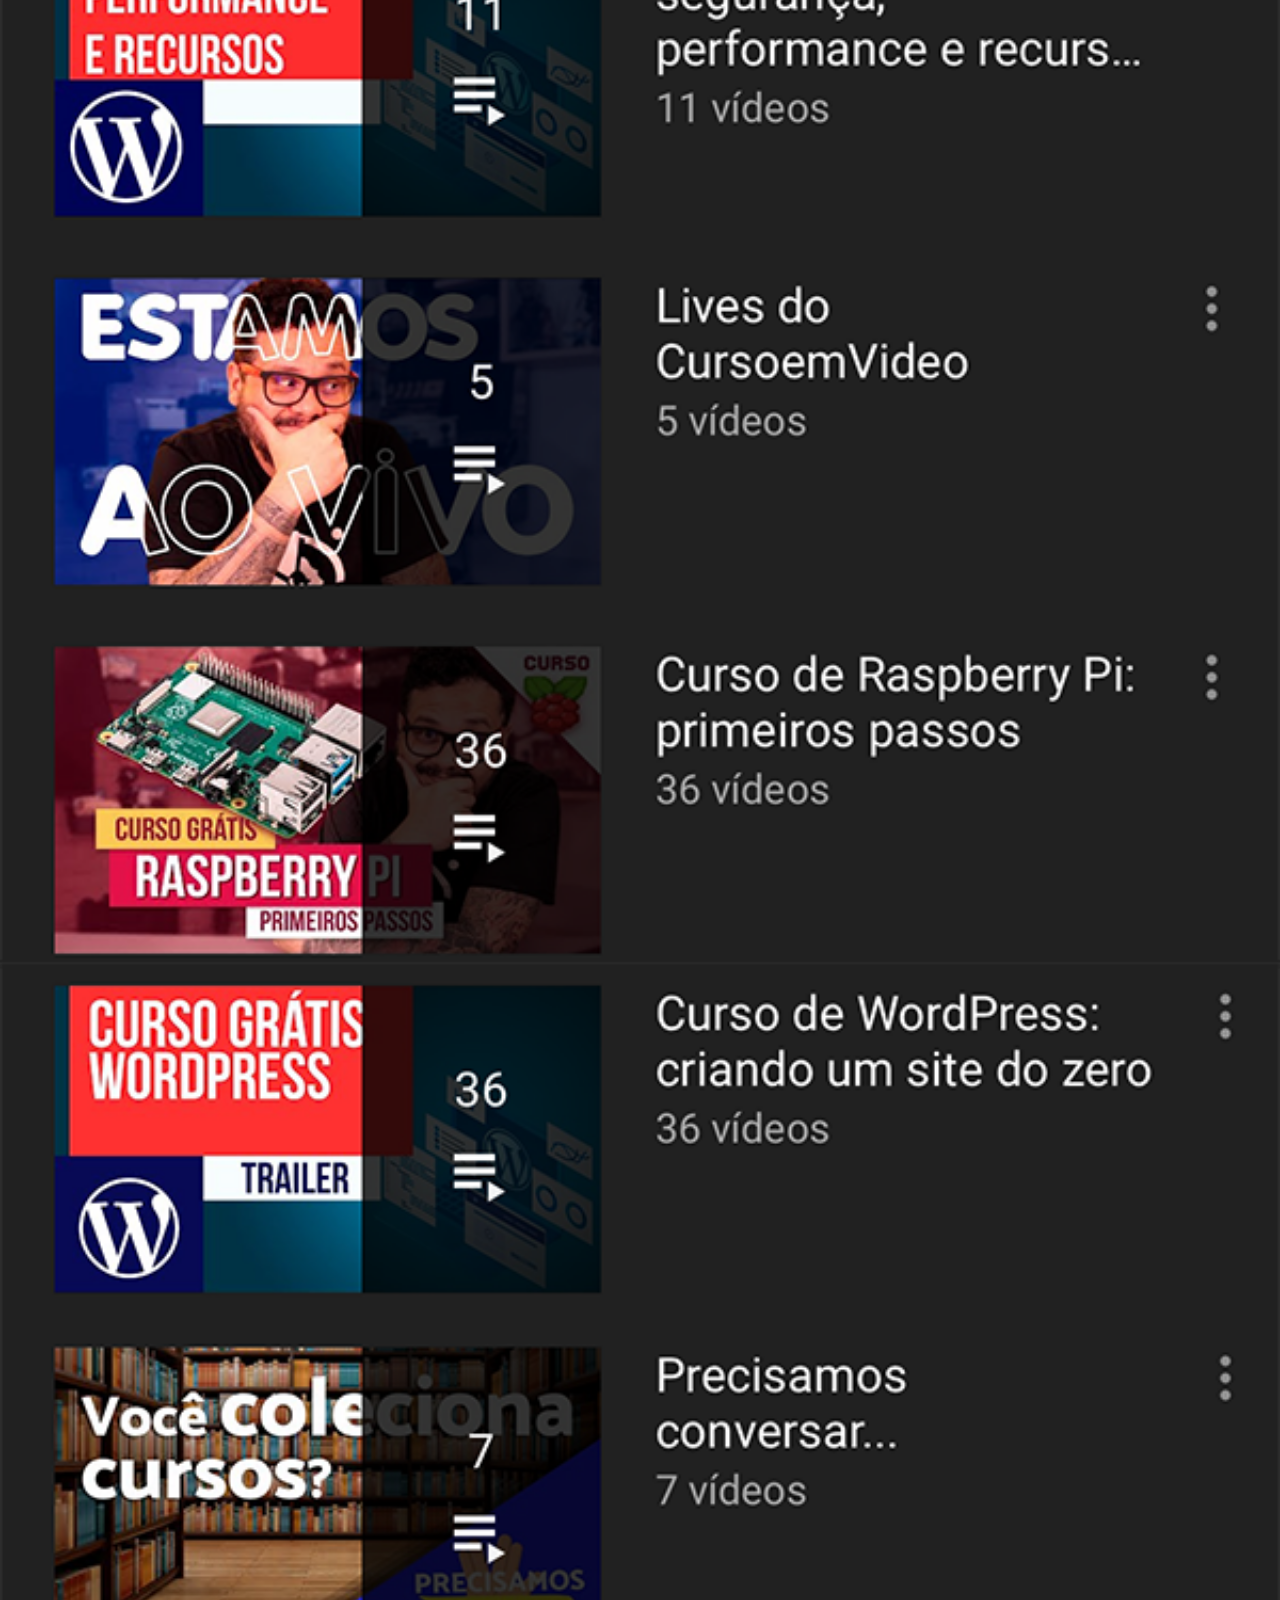
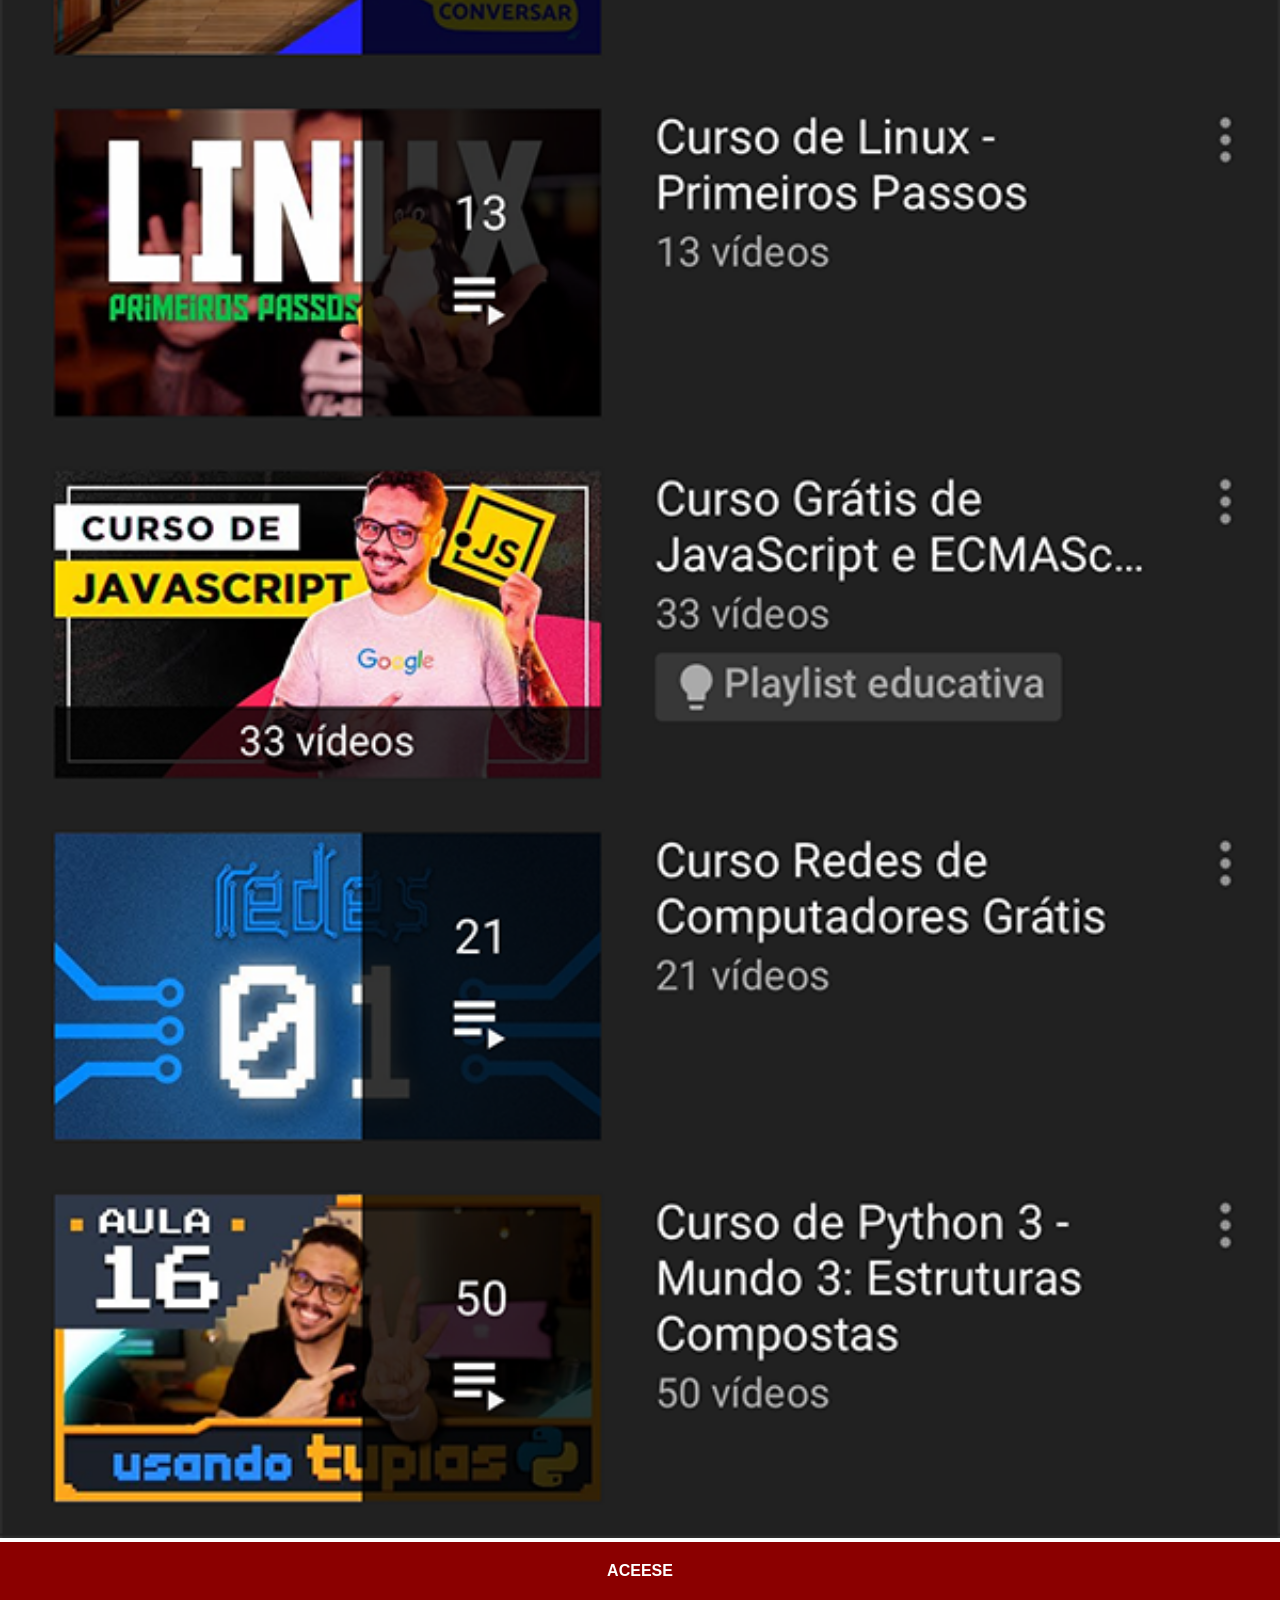
<file: youtube.html>
<!DOCTYPE html>
<html lang="pt-br">
<head>
    <meta charset="UTF-8">
    <meta name="viewport" content="width=device-width, initial-scale=1.0">
    <title>YouTube</title>
    <link rel="stylesheet" href="estilos/social.css">
</head>
<body>
    <img src="imagens/tela-youtube.png" alt="YouTube">
    <a href="https://www.youtube.com/@cursoemvideo/playlists" target="_blank">ACEESE</a>
</body>
</html>
</file>
<file: estilos/style.css>
@charset "UTF-8";

*{
    margin: 0px;
    padding: 0px;
    font-family: Arial, Helvetica, sans-serif;
}

html, body {
    height: 100%;
    width: 100%;
    background-color: black;
}

body{
    background: url(../imagens/fundo-madeira.jpg) no-repeat top center;
    background-size: cover;
    background-attachment: fixed;
}

main{
    height: 100vw;
    position: relative;
    
}

section#telefone{
    position: absolute;
    top: 50%;
    left: 50%;
    transform: translate(-50%, -50%);

    height: 627px;
    width: 311px;
    background: url(../imagens/frame-iphone.png) no-repeat;
}

iframe#tela{
    position: relative;
    top: 80px;
    left: 22px;
    width: 267px;
    height: 471px;

}

section#redes-sociais{
    text-align: right;
}

section#redes-sociais img {
    width: 50px;
    margin: 10px;
    border-radius: 50%;
    box-shadow:2px 2px 5px rgba(0, 0, 0, 400) ;
}

section#redes-sociais img:hover {
    border: 2px solid white;
    transform: translate(-3px, -3px);
    box-shadow: 5px 5px 10px black;
    transition:transform .5s ;
}
</file>
<file: estilos/social.css>
@charset "UTF-8";

*{
            margin: 0px;
            padding: 0px;
            font-family: Arial, Helvetica, sans-serif;

        }

        ::-webkit-scrollbar{
            width: 0px;
            height: 0px;

        }

        img{
            width: 100vw;

        }
        a{
            display: block;
            background-color: darkred;
            color: white;
            padding: 20px;
            text-align: center;
            font-weight: bolder;
            text-decoration: none;

        }

        a:hover{
            background-color:red ;

        }
</file>
